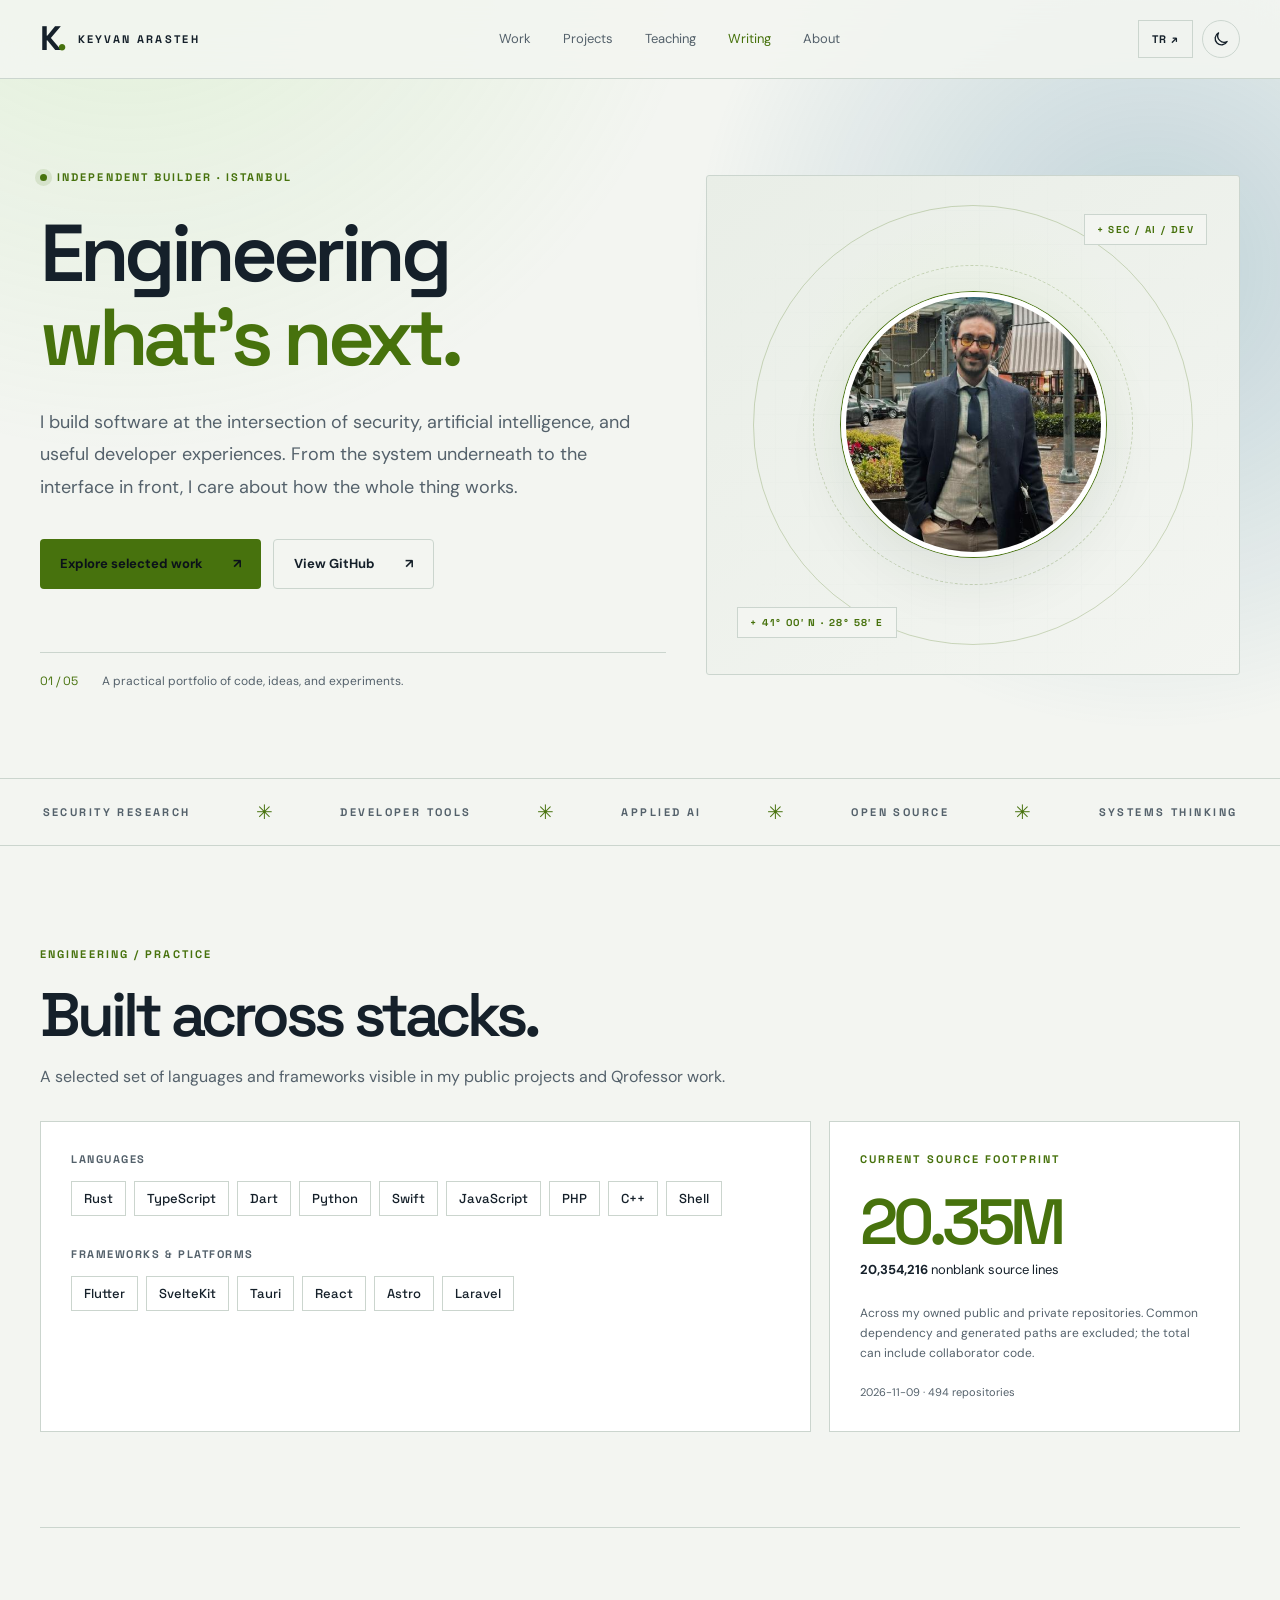
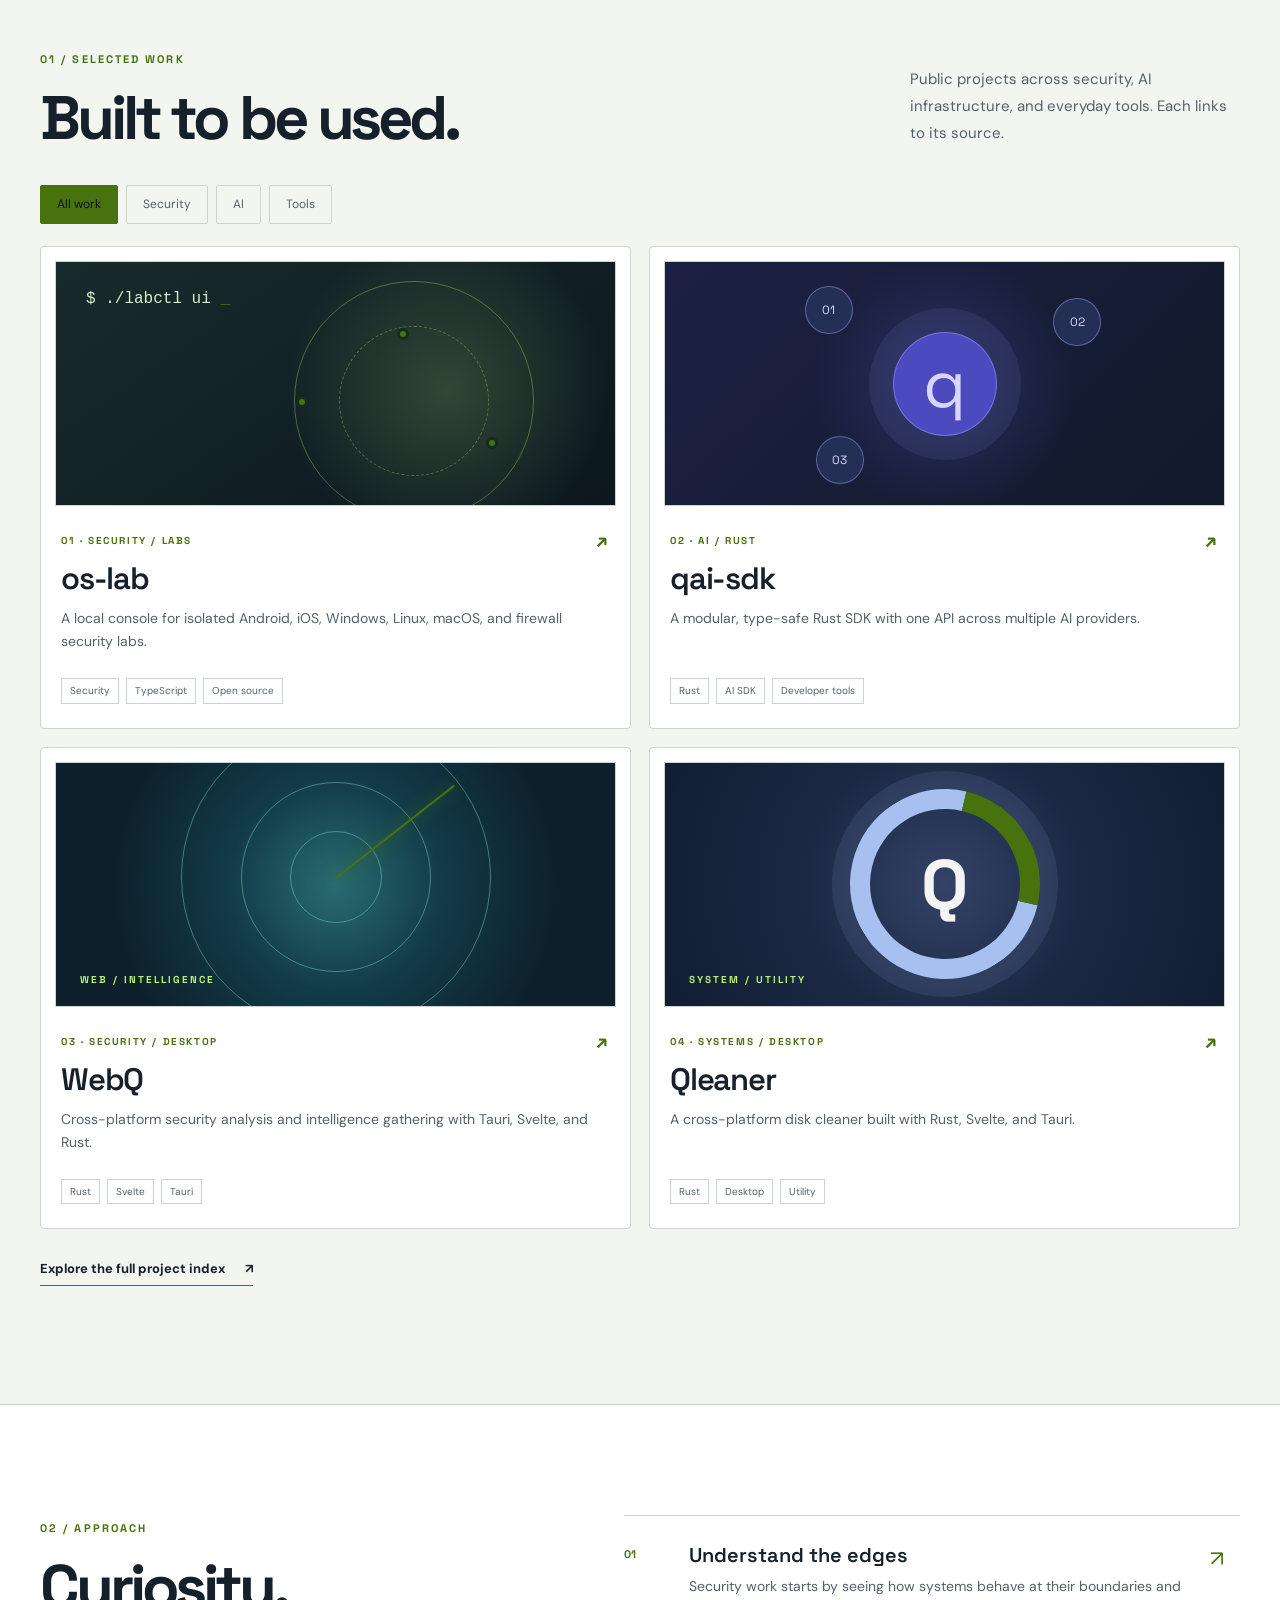
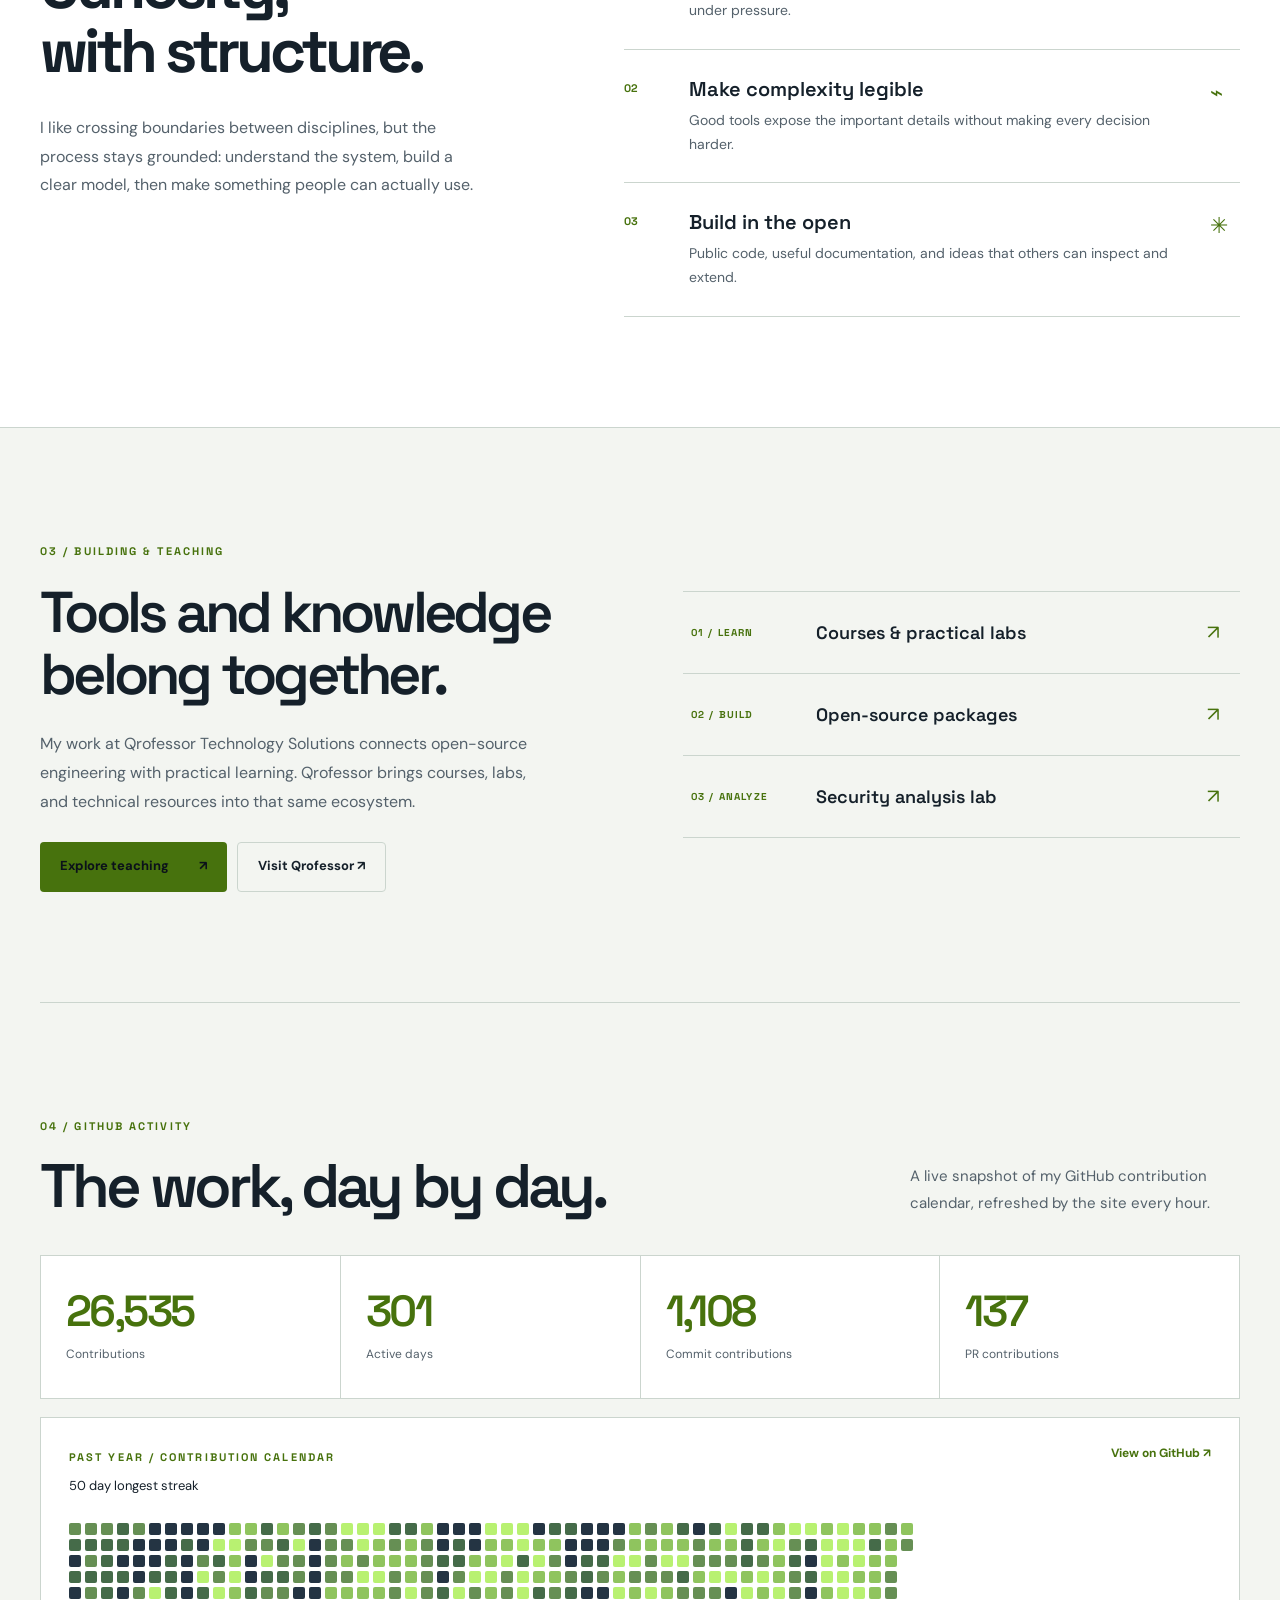
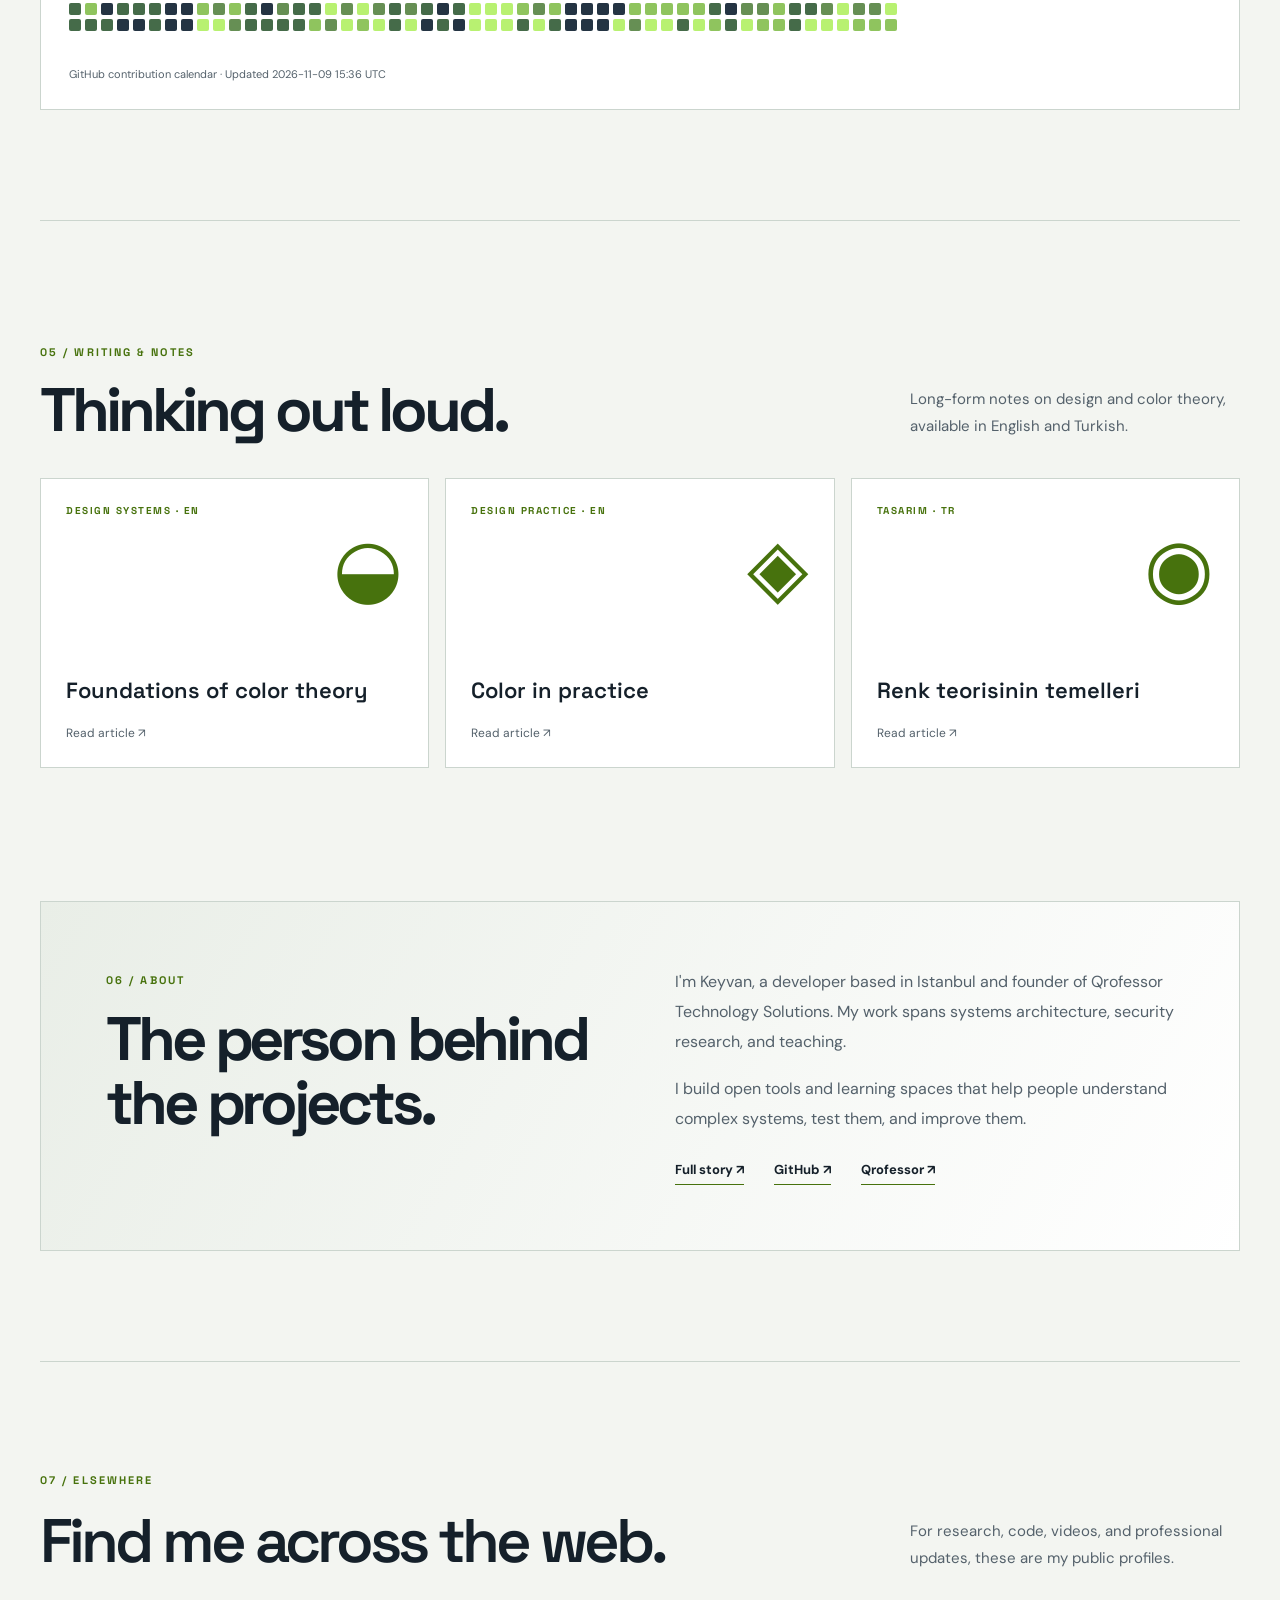
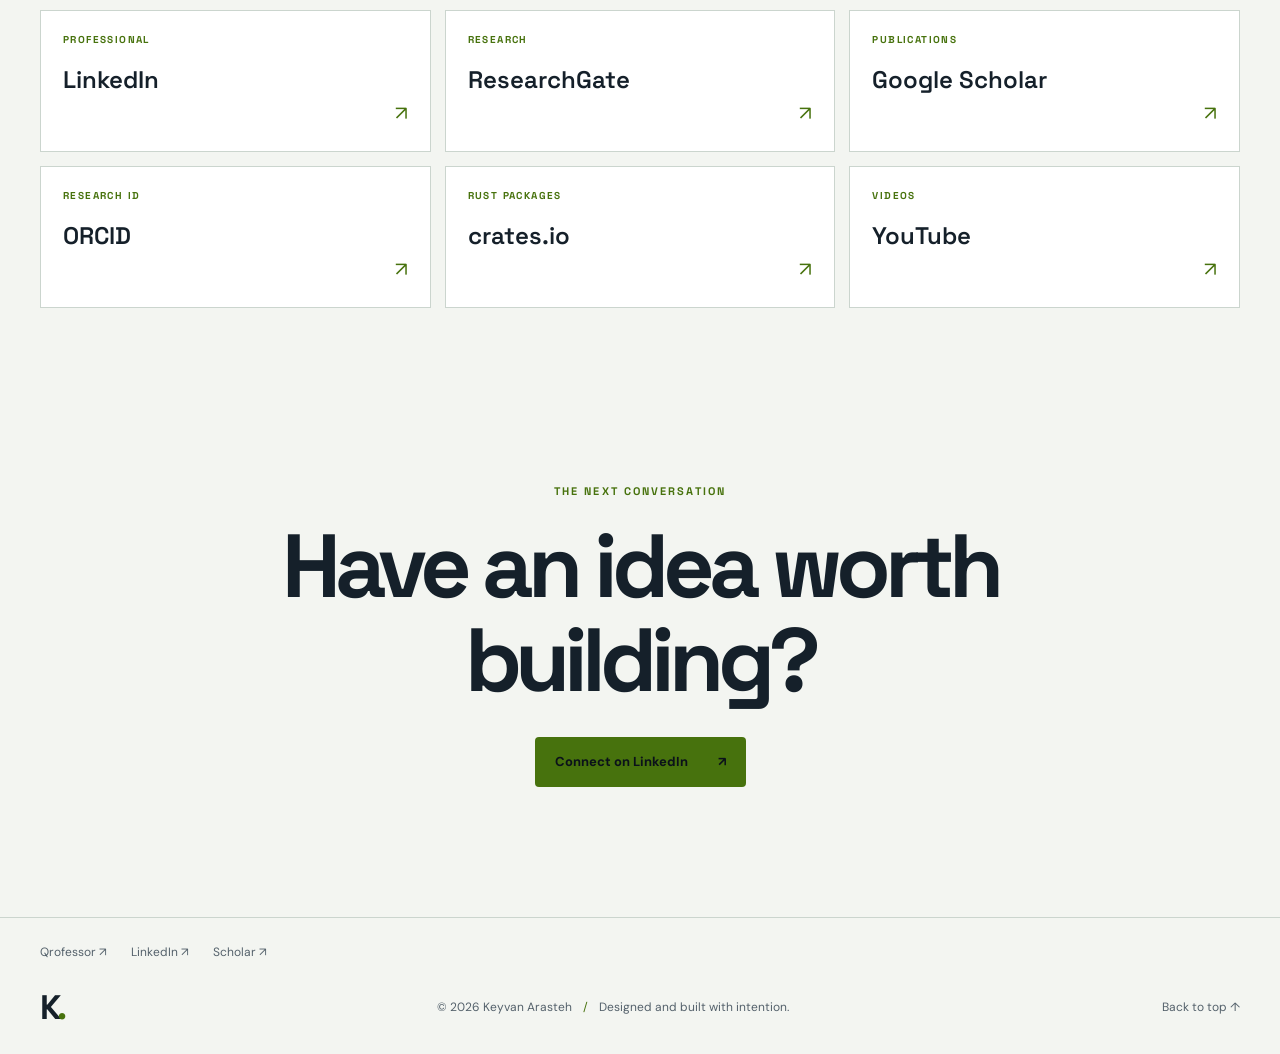
<file: index.html>
<!doctype html>
<html lang="en">
<head>
  <meta charset="utf-8">
  <meta name="viewport" content="width=device-width, initial-scale=1">
  <meta name="theme-color" content="#0b111a">
  <meta name="description" content="Keyvan Arasteh builds thoughtful software across security, AI, and developer tools. Explore selected open-source projects and writing.">
  <meta property="og:type" content="website">
  <meta property="og:title" content="Keyvan Arasteh — Software, security & AI">
  <meta property="og:description" content="Thoughtful systems. Useful tools. Open work.">
  <meta property="og:url" content="https://keyvanarasteh.github.io/">
  <meta property="og:image" content="https://keyvanarasteh.github.io/assets/og.png">
  <meta name="twitter:card" content="summary_large_image">
  <link rel="canonical" href="https://keyvanarasteh.github.io/">
  <link rel="icon" href="/assets/favicon.svg" type="image/svg+xml">
  <link rel="preload" href="/assets/keyvan-avatar.jpg" as="image">
  <script>try{document.documentElement.dataset.theme=localStorage.getItem('keyvan-theme')||(matchMedia('(prefers-color-scheme: light)').matches?'light':'dark')}catch{}</script>
  <script type="application/ld+json">{"@context":"https://schema.org","@type":"Person","name":"Keyvan Arasteh","url":"https://keyvanarasteh.github.io/","sameAs":["https://qrofessor.com/","https://github.com/keyvanarasteh","https://www.linkedin.com/in/keyvanarasteh/","https://www.researchgate.net/profile/Keyvan-Arasteh","https://scholar.google.com/citations?user=sTiM0yQAAAAJ&hl=en","https://orcid.org/0000-0002-2041-6439","https://crates.io/users/keyvanarasteh","https://www.youtube.com/@drvoidgate"],"homeLocation":{"@type":"Place","name":"Istanbul, Turkey"}}</script>
  <link rel="stylesheet" href="/assets/style.css">
  <script defer src="/assets/app.js"></script>
  <title>Keyvan Arasteh — Software, security & AI</title>
</head>
<body>
  <a class="skip" href="#main">Skip to content</a>
  <header class="site-header" id="top"><div class="wrap header-row">
    <a class="brand" href="#top" aria-label="Keyvan Arasteh, back to top"><span class="brand-mark">K<span>.</span></span><span class="brand-name">KEYVAN ARASTEH</span></a>
    <nav class="desktop-nav" aria-label="Main navigation"><a href="#work" data-i18n="navWork">Work</a><a href="/projects/" data-i18n="navProjects">Projects</a><a href="/teaching/" data-i18n="navTeaching">Teaching</a><a href="#writing" data-i18n="navWriting">Writing</a><a href="/about/" data-i18n="navAbout">About</a></nav>
    <div class="header-actions"><button id="language-switch" type="button" class="text-button" aria-label="Switch language">TR ↗</button><button id="theme-switch" type="button" class="icon-button" aria-label="Switch color theme"><svg viewBox="0 0 24 24" aria-hidden="true"><path d="M20.2 15.3A8.5 8.5 0 0 1 8.7 3.8 8.5 8.5 0 1 0 20.2 15.3Z"/></svg></button><button id="menu-switch" type="button" class="icon-button menu-button" aria-label="Open navigation" aria-controls="mobile-nav" aria-expanded="false"><svg viewBox="0 0 24 24" aria-hidden="true"><path d="M4 7h16M4 12h16M4 17h16"/></svg></button></div>
  </div><nav class="mobile-nav" id="mobile-nav" aria-label="Mobile navigation" hidden><a href="#work" data-i18n="navWork">Work</a><a href="/projects/" data-i18n="navProjects">Projects</a><a href="/teaching/" data-i18n="navTeaching">Teaching</a><a href="#writing" data-i18n="navWriting">Writing</a><a href="/about/" data-i18n="navAbout">About</a></nav></header>

  <main id="main">
    <section class="hero wrap" aria-labelledby="hero-title"><div class="hero-copy">
      <p class="eyebrow"><span class="status-dot"></span><span data-i18n="heroEyebrow">INDEPENDENT BUILDER · ISTANBUL</span></p>
      <h1 id="hero-title"><span data-i18n="heroLine1">Engineering</span><br><em data-i18n="heroLine2">what's next.</em></h1>
      <p class="hero-intro" data-i18n="heroIntro">I build software at the intersection of security, artificial intelligence, and useful developer experiences. From the system underneath to the interface in front, I care about how the whole thing works.</p>
      <div class="hero-actions"><a class="button button-primary" href="#work"><span data-i18n="exploreWork">Explore selected work</span><span aria-hidden="true">↗</span></a><a class="button button-quiet" href="https://github.com/keyvanarasteh" target="_blank" rel="noopener noreferrer"><span data-i18n="viewGithub">View GitHub</span> ↗</a></div>
      <div class="hero-foot"><span>01 / 05</span><span data-i18n="heroNote">A practical portfolio of code, ideas, and experiments.</span></div>
    </div><div class="hero-visual"><div class="visual-grid" aria-hidden="true"></div><div class="orbit orbit-one" aria-hidden="true"></div><div class="orbit orbit-two" aria-hidden="true"></div><div class="portrait-frame"><img src="/assets/keyvan-avatar.jpg" alt="Keyvan Arasteh" width="460" height="460"></div><span class="visual-tag tag-top">+ SEC / AI / DEV</span><span class="visual-tag tag-bottom">+ 41° 00′ N · 28° 58′ E</span></div></section>
    <div class="ticker" aria-label="Areas of work"><div class="ticker-inner"><span>SECURITY RESEARCH</span><b>✳</b><span>DEVELOPER TOOLS</span><b>✳</b><span>APPLIED AI</span><b>✳</b><span>OPEN SOURCE</span><b>✳</b><span>SYSTEMS THINKING</span></div></div>

    <section class="stack-section wrap" aria-labelledby="stack-title"><div class="stack-heading"><span class="section-number">ENGINEERING / PRACTICE</span><h2 id="stack-title" data-i18n="stackTitle">Built across stacks.</h2><p data-i18n="stackIntro">A selected set of languages and frameworks visible in my public projects and Qrofessor work.</p></div><div class="stack-content"><div class="stack-list"><h3 data-i18n="stackLanguages">Languages</h3><div class="stack-tags"><span>Rust</span><span>TypeScript</span><span>Dart</span><span>Python</span><span>Swift</span><span>JavaScript</span><span>PHP</span><span>C++</span><span>Shell</span></div><h3 data-i18n="stackFrameworks">Frameworks &amp; platforms</h3><div class="stack-tags"><span>Flutter</span><span>SvelteKit</span><span>Tauri</span><span>React</span><span>Astro</span><span>Laravel</span></div></div><div class="stack-footprint"><span class="section-number" data-i18n="stackFootprintLabel">CURRENT SOURCE FOOTPRINT</span><strong id="source-line-count">20.35M</strong><span><b id="source-line-exact">20,354,216</b> <span data-i18n="stackFootprintUnit">nonblank source lines</span></span><p data-i18n="stackFootprintNote">Across my owned public and private repositories. Common dependency and generated paths are excluded; the total can include collaborator code.</p><small id="source-line-date"><time datetime="2026-11-09">2026-11-09</time> · 494 <span data-i18n="stackRepositories">repositories</span></small></div></div></section>
    <section class="section wrap" id="work" aria-labelledby="work-title"><div class="section-head"><div><span class="section-number">01 / SELECTED WORK</span><h2 id="work-title" data-i18n="workTitle">Built to be used.</h2></div><p data-i18n="workIntro">Public projects across security, AI infrastructure, and everyday tools. Each links to its source.</p></div>
      <div class="filter-row" role="group" aria-label="Filter projects"><button type="button" class="filter active" data-filter="all" aria-pressed="true" data-i18n="filterAll">All work</button><button type="button" class="filter" data-filter="security" aria-pressed="false" data-i18n="filterSecurity">Security</button><button type="button" class="filter" data-filter="ai" aria-pressed="false">AI</button><button type="button" class="filter" data-filter="tools" aria-pressed="false" data-i18n="filterTools">Tools</button></div>
      <div class="project-grid">
        <a class="project-card project-featured" data-category="security tools" href="https://github.com/keyvanarasteh/os-lab" target="_blank" rel="noopener noreferrer"><div class="project-art art-lab" aria-hidden="true"><span class="terminal-prompt">$ ./labctl ui <i>_</i></span><span class="lab-ring ring-one"></span><span class="lab-ring ring-two"></span><span class="lab-node node-one"></span><span class="lab-node node-two"></span><span class="lab-node node-three"></span></div><div class="project-meta"><span>01 · SECURITY / LABS</span><span>↗</span></div><h3>os-lab</h3><p data-i18n="projectOsLab">A local console for isolated Android, iOS, Windows, Linux, macOS, and firewall security labs.</p><div class="project-tags"><span>Security</span><span>TypeScript</span><span>Open source</span></div></a>
        <a class="project-card" data-category="ai tools" href="https://github.com/keyvanarasteh/qai-sdk" target="_blank" rel="noopener noreferrer"><div class="project-art art-ai" aria-hidden="true"><span class="ai-core">q</span><span class="ai-satellite satellite-one">01</span><span class="ai-satellite satellite-two">02</span><span class="ai-satellite satellite-three">03</span></div><div class="project-meta"><span>02 · AI / RUST</span><span>↗</span></div><h3>qai-sdk</h3><p data-i18n="projectQai">A modular, type-safe Rust SDK with one API across multiple AI providers.</p><div class="project-tags"><span>Rust</span><span>AI SDK</span><span>Developer tools</span></div></a>
        <a class="project-card" data-category="security tools" href="https://github.com/keyvanarasteh/WebQ" target="_blank" rel="noopener noreferrer"><div class="project-art art-webq" aria-hidden="true"><span class="scanner scanner-one"></span><span class="scanner scanner-two"></span><span class="scanner scanner-three"></span><span class="scan-line"></span><span class="art-label">WEB / INTELLIGENCE</span></div><div class="project-meta"><span>03 · SECURITY / DESKTOP</span><span>↗</span></div><h3>WebQ</h3><p data-i18n="projectWebq">Cross-platform security analysis and intelligence gathering with Tauri, Svelte, and Rust.</p><div class="project-tags"><span>Rust</span><span>Svelte</span><span>Tauri</span></div></a>
        <a class="project-card" data-category="tools" href="https://github.com/keyvanarasteh/Qleaner" target="_blank" rel="noopener noreferrer"><div class="project-art art-qleaner" aria-hidden="true"><span class="clean-ring"></span><span class="clean-core">Q</span><span class="art-label">SYSTEM / UTILITY</span></div><div class="project-meta"><span>04 · SYSTEMS / DESKTOP</span><span>↗</span></div><h3>Qleaner</h3><p data-i18n="projectQleaner">A cross-platform disk cleaner built with Rust, Svelte, and Tauri.</p><div class="project-tags"><span>Rust</span><span>Desktop</span><span>Utility</span></div></a>
      </div><a class="inline-link" href="/projects/"><span data-i18n="allRepos">Explore the full project index</span> ↗</a>
    </section>

    <section class="approach-section" id="approach" aria-labelledby="approach-title"><div class="wrap approach-layout"><div class="approach-intro"><span class="section-number">02 / APPROACH</span><h2 id="approach-title" data-i18n="approachTitle">Curiosity,<br>with structure.</h2><p data-i18n="approachIntro">I like crossing boundaries between disciplines, but the process stays grounded: understand the system, build a clear model, then make something people can actually use.</p></div><div class="principles"><div class="principle"><span>01</span><div><h3 data-i18n="principle1Title">Understand the edges</h3><p data-i18n="principle1Body">Security work starts by seeing how systems behave at their boundaries and under pressure.</p></div><b aria-hidden="true">↗</b></div><div class="principle"><span>02</span><div><h3 data-i18n="principle2Title">Make complexity legible</h3><p data-i18n="principle2Body">Good tools expose the important details without making every decision harder.</p></div><b aria-hidden="true">⌁</b></div><div class="principle"><span>03</span><div><h3 data-i18n="principle3Title">Build in the open</h3><p data-i18n="principle3Body">Public code, useful documentation, and ideas that others can inspect and extend.</p></div><b aria-hidden="true">✳</b></div></div></div></section>

    <section class="ecosystem-section wrap" aria-labelledby="ecosystem-title"><div><span class="section-number">03 / BUILDING & TEACHING</span><h2 id="ecosystem-title" data-i18n="ecosystemTitle">Tools and knowledge<br>belong together.</h2><p data-i18n="ecosystemIntro">My work at Qrofessor Technology Solutions connects open-source engineering with practical learning. Qrofessor brings courses, labs, and technical resources into that same ecosystem.</p><div class="ecosystem-actions"><a class="button button-primary" href="/teaching/"><span data-i18n="teachingPage">Explore teaching</span> ↗</a><a class="button button-quiet" href="https://qrofessor.com/" target="_blank" rel="noopener noreferrer">Visit Qrofessor ↗</a></div></div><div class="ecosystem-list"><a href="https://qrofessor.com/foundry" target="_blank" rel="noopener noreferrer"><span>01 / LEARN</span><strong data-i18n="ecosystemCourse">Courses & practical labs</strong><b>↗</b></a><a href="https://qrofessor.com/packages" target="_blank" rel="noopener noreferrer"><span>02 / BUILD</span><strong data-i18n="ecosystemTools">Open-source packages</strong><b>↗</b></a><a href="https://qrofessor.com/foundry/analysis-lab" target="_blank" rel="noopener noreferrer"><span>03 / ANALYZE</span><strong data-i18n="ecosystemResearch">Security analysis lab</strong><b>↗</b></a></div></section>

    <section class="activity-section wrap" id="activity" aria-labelledby="activity-title"><div class="section-head"><div><span class="section-number">04 / GITHUB ACTIVITY</span><h2 id="activity-title" data-i18n="activityTitle">The work, day by day.</h2></div><p data-i18n="activityIntro">A live snapshot of my GitHub contribution calendar, refreshed by the site every hour.</p></div><div class="activity-stats" aria-label="Past-year GitHub contribution statistics"><div><strong id="activity-contributions">—</strong><span data-i18n="activityContributions">Contributions</span></div><div><strong id="activity-days">—</strong><span data-i18n="activityDays">Active days</span></div><div><strong id="activity-commits">—</strong><span data-i18n="activityCommits">Commit contributions</span></div><div><strong id="activity-prs">—</strong><span data-i18n="activityPrs">PR contributions</span></div></div><div class="activity-chart"><div class="activity-chart-head"><div><span class="section-number" data-i18n="activityCalendar">PAST YEAR / CONTRIBUTION CALENDAR</span><p id="activity-streak">—</p></div><a href="https://github.com/keyvanarasteh?tab=overview" target="_blank" rel="noopener noreferrer" data-i18n="activityView">View on GitHub ↗</a></div><div class="activity-scroll"><div class="activity-heatmap" id="activity-heatmap" role="img" aria-label="Daily GitHub contributions over the past year"></div></div><p class="activity-note" id="activity-status" role="status">Loading GitHub activity…</p></div></section>
    <section class="section wrap" id="writing" aria-labelledby="writing-title"><div class="section-head"><div><span class="section-number">05 / WRITING & NOTES</span><h2 id="writing-title" data-i18n="writingTitle">Thinking out loud.</h2></div><p data-i18n="writingIntro">Long-form notes on design and color theory, available in English and Turkish.</p></div><div class="writing-grid"><a class="writing-card" data-article="foundation" href="https://github.com/keyvanarasteh/keyvanarasteh.github.io/blob/main/knowledge/design/color/foundation-of-color-theory.en.md" target="_blank" rel="noopener noreferrer"><span>DESIGN SYSTEMS · EN</span><strong aria-hidden="true">◒</strong><h3 data-i18n="article1Title">Foundations of color theory</h3><small data-i18n="readArticle">Read article ↗</small></a><a class="writing-card" data-article="practice" href="https://github.com/keyvanarasteh/keyvanarasteh.github.io/blob/main/knowledge/design/color/color-in-practice.en.md" target="_blank" rel="noopener noreferrer"><span>DESIGN PRACTICE · EN</span><strong aria-hidden="true">◈</strong><h3 data-i18n="article2Title">Color in practice</h3><small data-i18n="readArticle">Read article ↗</small></a><a class="writing-card" href="https://github.com/keyvanarasteh/keyvanarasteh.github.io/blob/main/knowledge/design/color/renk-teorisi-temelleri.tr.md" target="_blank" rel="noopener noreferrer"><span>TASARIM · TR</span><strong aria-hidden="true">◉</strong><h3>Renk teorisinin temelleri</h3><small data-i18n="readArticle">Read article ↗</small></a></div></section>

    <section class="about-section wrap" id="about" aria-labelledby="about-title"><div class="about-card"><div><span class="section-number">06 / ABOUT</span><h2 id="about-title" data-i18n="aboutTitle">The person behind<br>the projects.</h2></div><div class="about-body"><p data-i18n="aboutBody1">I'm Keyvan, a developer based in Istanbul and founder of Qrofessor Technology Solutions. My work spans systems architecture, security research, and teaching.</p><p data-i18n="aboutBody2">I build open tools and learning spaces that help people understand complex systems, test them, and improve them.</p><div class="about-links"><a href="/about/" data-i18n="fullStory">Full story ↗</a><a href="https://github.com/keyvanarasteh" target="_blank" rel="noopener noreferrer">GitHub ↗</a><a href="https://qrofessor.com/" target="_blank" rel="noopener noreferrer">Qrofessor ↗</a></div></div></div></section>
    <section class="connect-section wrap" aria-labelledby="connect-title"><div class="section-head"><div><span class="section-number">07 / ELSEWHERE</span><h2 id="connect-title" data-i18n="connectTitle">Find me across the web.</h2></div><p data-i18n="connectIntro">For research, code, videos, and professional updates, these are my public profiles.</p></div><div class="social-grid"><a href="https://www.linkedin.com/in/keyvanarasteh/" target="_blank" rel="noopener noreferrer"><span>PROFESSIONAL</span><strong>LinkedIn</strong><b>↗</b></a><a href="https://www.researchgate.net/profile/Keyvan-Arasteh" target="_blank" rel="noopener noreferrer"><span>RESEARCH</span><strong>ResearchGate</strong><b>↗</b></a><a href="https://scholar.google.com/citations?user=sTiM0yQAAAAJ&amp;hl=en" target="_blank" rel="noopener noreferrer"><span>PUBLICATIONS</span><strong>Google Scholar</strong><b>↗</b></a><a href="https://orcid.org/0000-0002-2041-6439" target="_blank" rel="noopener noreferrer"><span>RESEARCH ID</span><strong>ORCID</strong><b>↗</b></a><a href="https://crates.io/users/keyvanarasteh" target="_blank" rel="noopener noreferrer"><span>RUST PACKAGES</span><strong>crates.io</strong><b>↗</b></a><a href="https://www.youtube.com/@drvoidgate" target="_blank" rel="noopener noreferrer"><span>VIDEOS</span><strong>YouTube</strong><b>↗</b></a></div></section>
    <section class="closing wrap" aria-labelledby="closing-title"><span class="section-number">THE NEXT CONVERSATION</span><h2 id="closing-title" data-i18n="closingTitle">Have an idea worth<br>building?</h2><a class="button button-primary" href="https://www.linkedin.com/in/keyvanarasteh/" target="_blank" rel="noopener noreferrer"><span data-i18n="connectLinkedin">Connect on LinkedIn</span> ↗</a></section>
  </main>
  <footer class="site-footer"><nav class="wrap footer-social" aria-label="Profile links"><a href="https://qrofessor.com/">Qrofessor ↗</a><a href="https://www.linkedin.com/in/keyvanarasteh/">LinkedIn ↗</a><a href="https://scholar.google.com/citations?user=sTiM0yQAAAAJ&amp;hl=en">Scholar ↗</a></nav><div class="wrap footer-inner"><a class="brand-mark" href="#top" aria-label="Back to top">K<span>.</span></a><p>© <span id="year">2026</span> Keyvan Arasteh <span class="footer-separator">/</span> <span data-i18n="footerNote">Designed and built with intention.</span></p><a href="#top" data-i18n="backTop">Back to top ↑</a></div></footer>
</body>
</html>
</file>
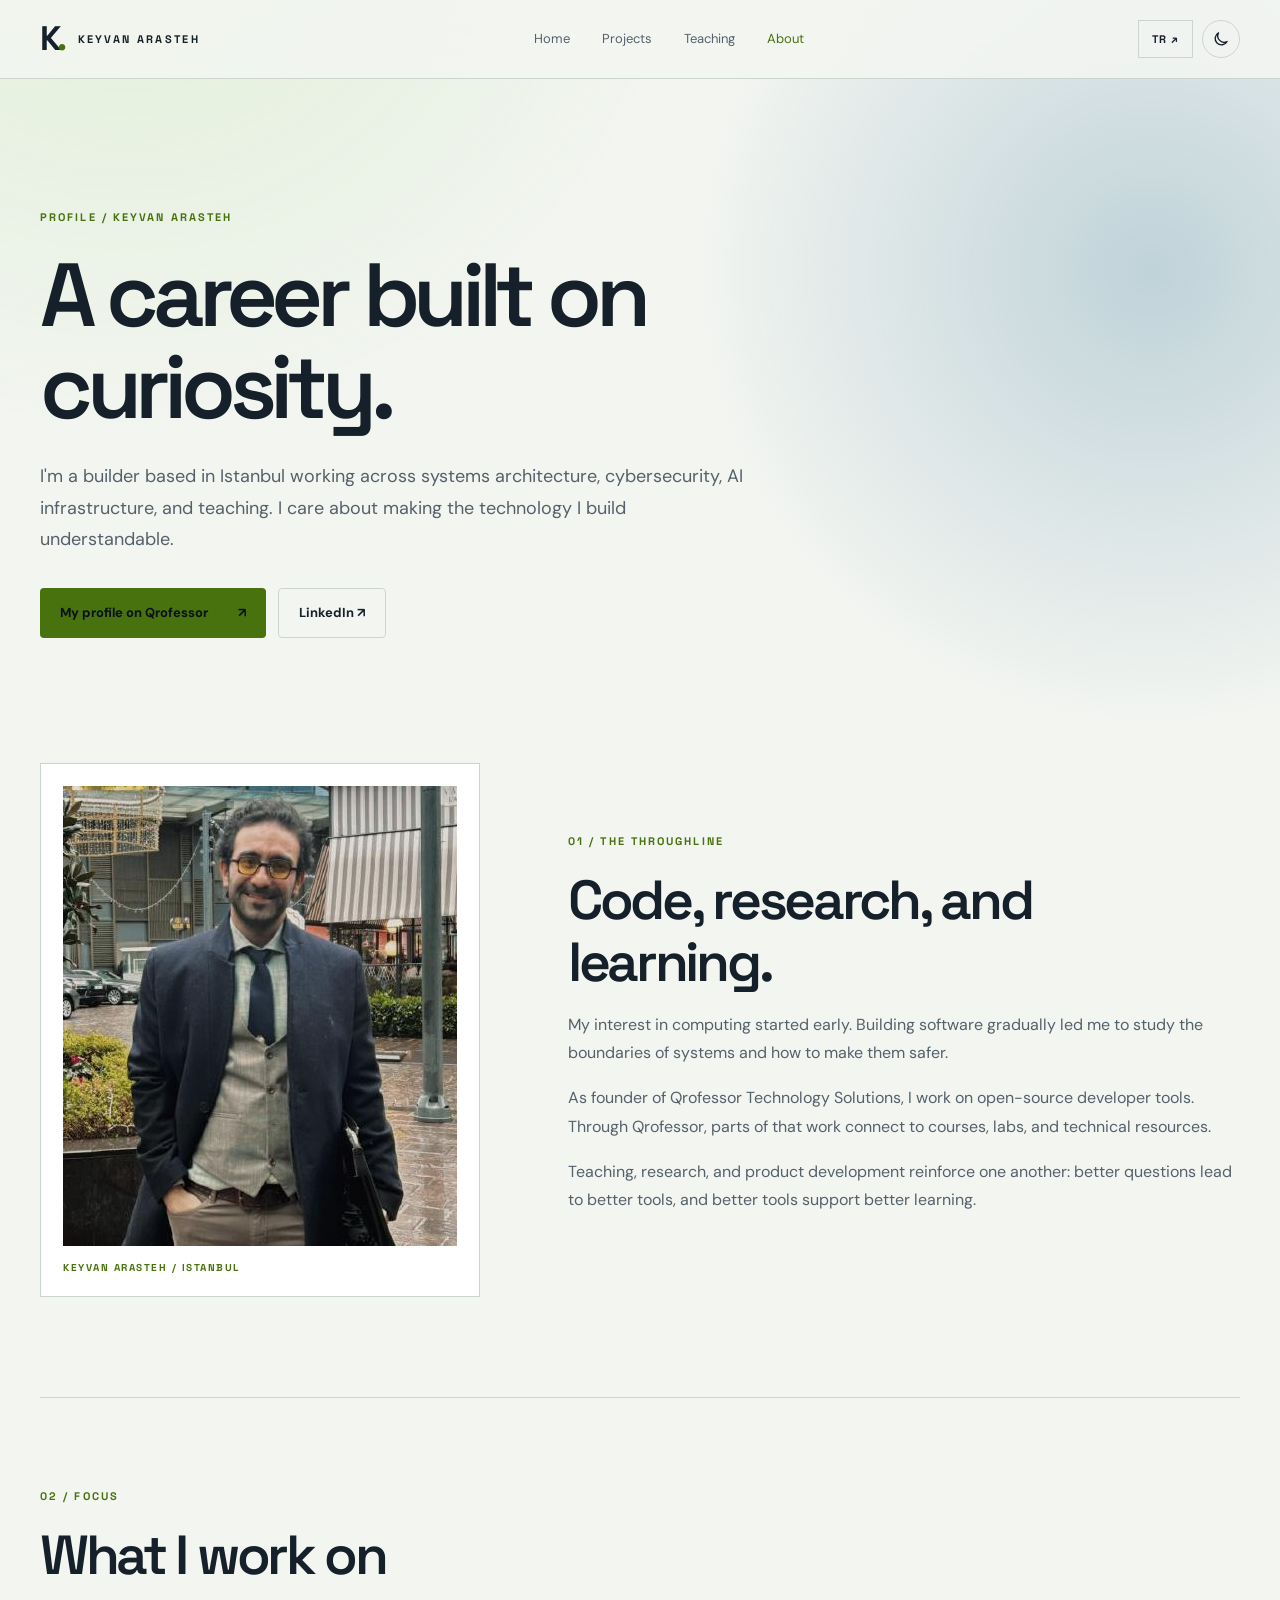
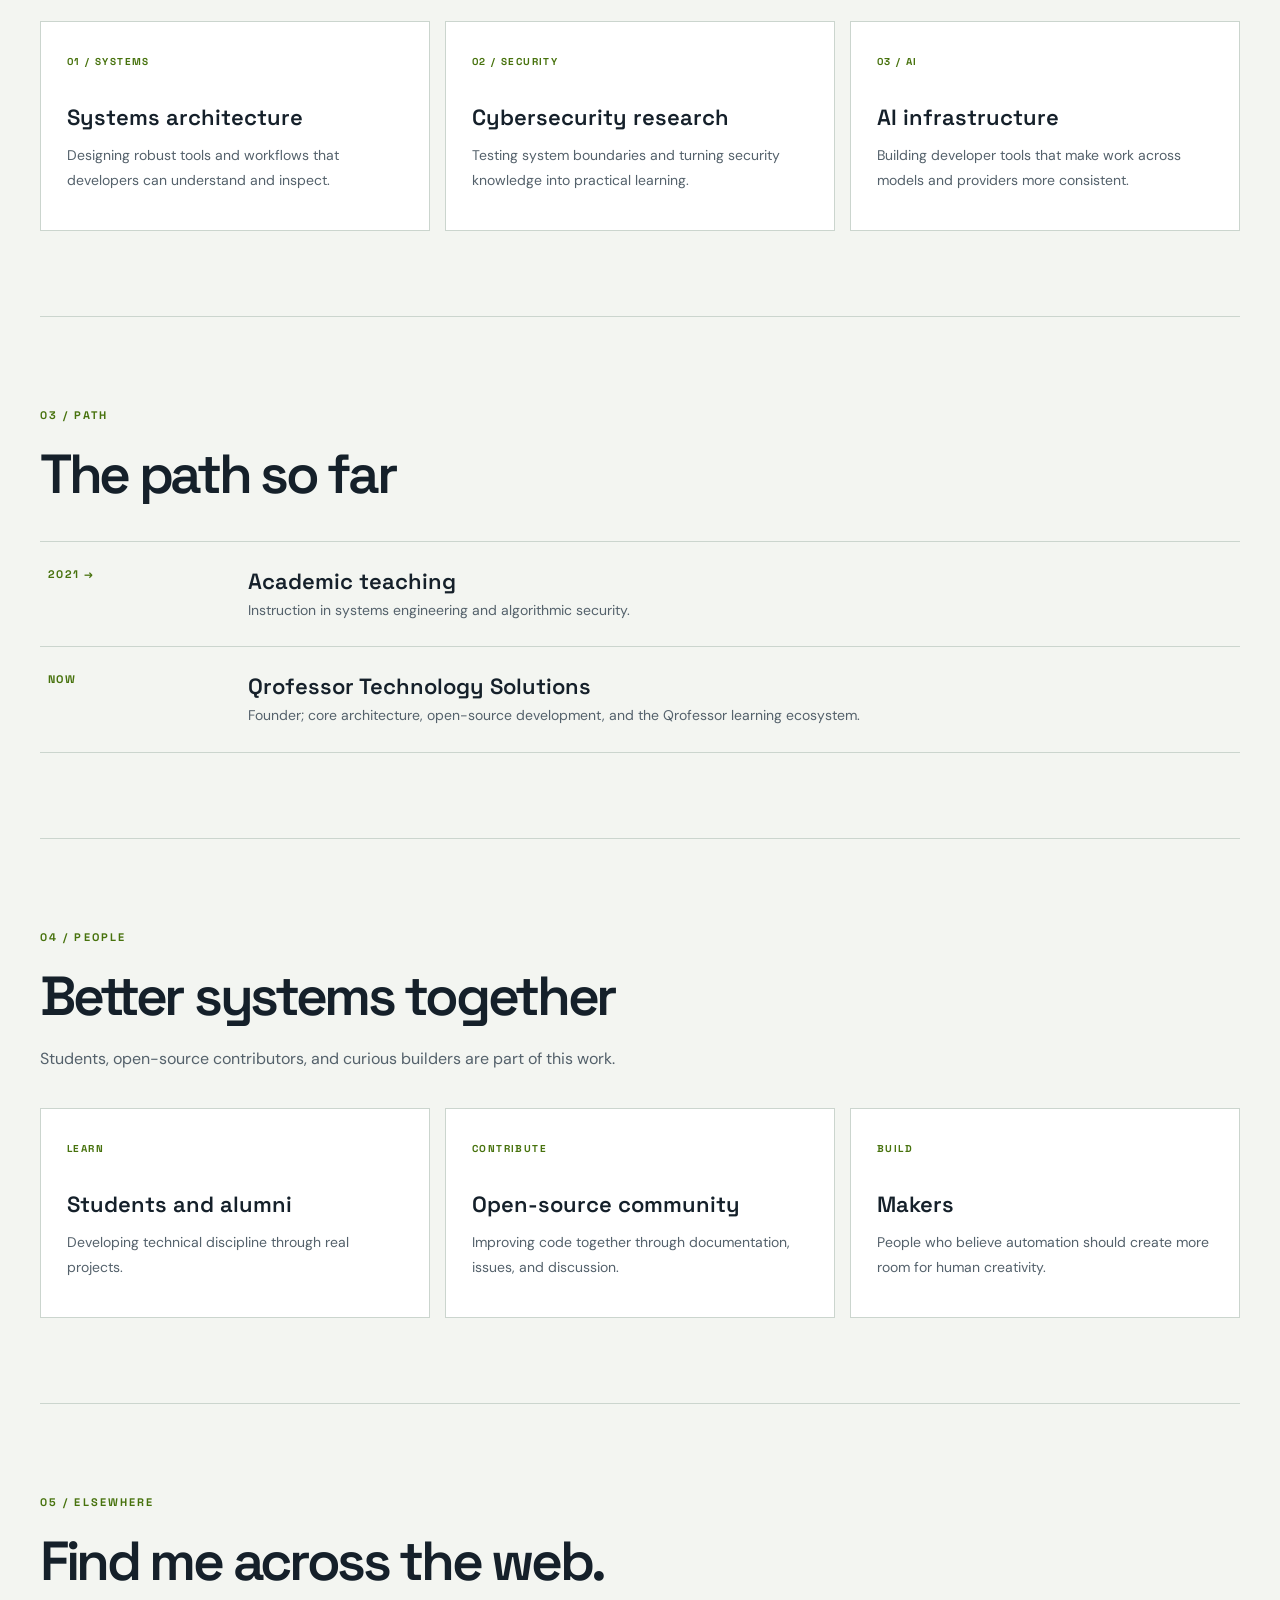
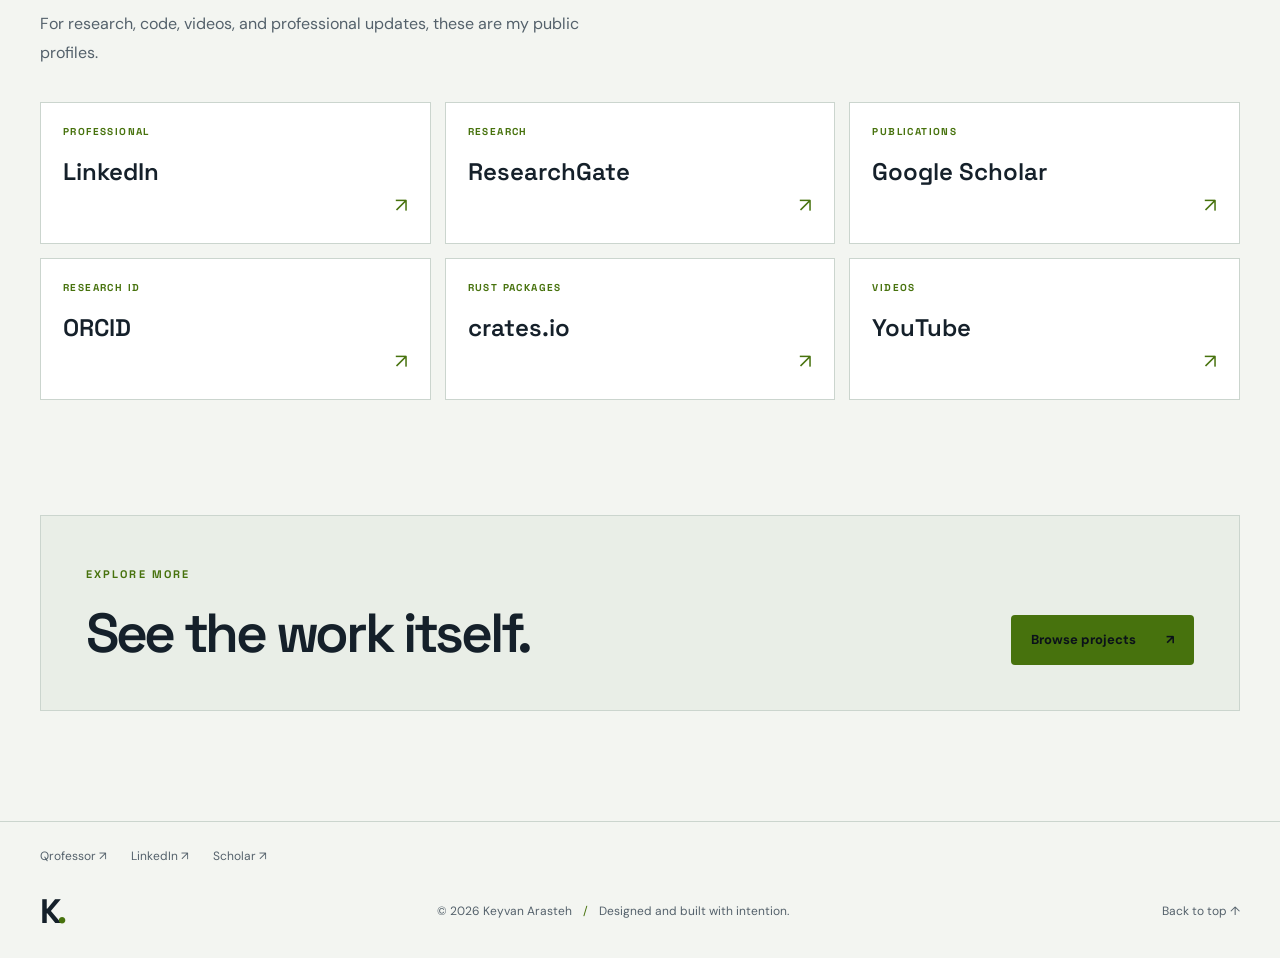
<file: about/index.html>
<!doctype html>
<html lang="en">
<head>
  <meta charset="utf-8"><meta name="viewport" content="width=device-width, initial-scale=1">
  <meta name="description" content="About Keyvan Arasteh: founder, systems architect, security researcher, instructor, and open-source builder in Istanbul.">
  <meta property="og:type" content="profile"><meta property="og:title" content="About Keyvan Arasteh"><meta property="og:image" content="https://keyvanarasteh.github.io/assets/og.png">
  <link rel="canonical" href="https://keyvanarasteh.github.io/about/"><link rel="icon" href="/assets/favicon.svg" type="image/svg+xml">
  <script>try{document.documentElement.dataset.theme=localStorage.getItem('keyvan-theme')||(matchMedia('(prefers-color-scheme: light)').matches?'light':'dark')}catch{}</script>
  <link rel="stylesheet" href="/assets/style.css"><script defer src="/assets/app.js"></script>
  <title>About — Keyvan Arasteh</title>
</head>
<body data-title-tr="Hakkımda — Keyvan Arasteh">
  <a class="skip" href="#main">Skip to content</a>
  <header class="site-header" id="top"><div class="wrap header-row"><a class="brand" href="/" aria-label="Keyvan Arasteh, home"><span class="brand-mark">K<span>.</span></span><span class="brand-name">KEYVAN ARASTEH</span></a><nav class="desktop-nav" aria-label="Main navigation"><a href="/" data-i18n="navHome">Home</a><a href="/projects/" data-i18n="navProjects">Projects</a><a href="/teaching/" data-i18n="navTeaching">Teaching</a><a href="/about/" class="is-active" data-i18n="navAbout">About</a></nav><div class="header-actions"><button id="language-switch" type="button" class="text-button" aria-label="Switch language">TR ↗</button><button id="theme-switch" type="button" class="icon-button" aria-label="Switch color theme"><svg viewBox="0 0 24 24" aria-hidden="true"><path d="M20.2 15.3A8.5 8.5 0 0 1 8.7 3.8 8.5 8.5 0 1 0 20.2 15.3Z"/></svg></button><button id="menu-switch" type="button" class="icon-button menu-button" aria-label="Open navigation" aria-controls="mobile-nav" aria-expanded="false"><svg viewBox="0 0 24 24" aria-hidden="true"><path d="M4 7h16M4 12h16M4 17h16"/></svg></button></div></div><nav class="mobile-nav" id="mobile-nav" aria-label="Mobile navigation" hidden><a href="/" data-i18n="navHome">Home</a><a href="/projects/" data-i18n="navProjects">Projects</a><a href="/teaching/" data-i18n="navTeaching">Teaching</a><a href="/about/" data-i18n="navAbout">About</a></nav></header>
  <main id="main" class="inner-main wrap">
    <section class="inner-hero"><span class="section-number">PROFILE / KEYVAN ARASTEH</span><h1 data-i18n="aboutPageTitle" data-tr="Merakla başlayan bir kariyer.">A career built on curiosity.</h1><p data-i18n="aboutPageIntro" data-tr="İstanbul'da sistem mimarisi, siber güvenlik, yapay zekâ altyapısı ve eğitim alanlarında çalışıyorum. Ürettiğim araçlarda açıklığı ve anlaşılabilirliği önemsiyorum.">I'm a builder based in Istanbul working across systems architecture, cybersecurity, AI infrastructure, and teaching. I care about making the technology I build understandable.</p><div class="inner-hero-actions"><a class="button button-primary" href="https://qrofessor.com/about" target="_blank" rel="noopener noreferrer"><span data-i18n="qrofessorAbout" data-tr="Qrofessor'daki profilim">My profile on Qrofessor</span> ↗</a><a class="button button-quiet" href="https://www.linkedin.com/in/keyvanarasteh/" target="_blank" rel="noopener noreferrer">LinkedIn ↗</a></div></section>
    <section class="inner-split"><div class="inner-portrait"><img src="/assets/keyvan-avatar.jpg" alt="Keyvan Arasteh" width="460" height="460"><span>KEYVAN ARASTEH / ISTANBUL</span></div><div class="inner-copy"><span class="section-number">01 / THE THROUGHLINE</span><h2 data-i18n="aboutThroughTitle" data-tr="Kod, araştırma ve öğrenme.">Code, research, and learning.</h2><p data-i18n="aboutThrough1" data-tr="Bilgisayarlara ilgim çocukken başladı. Yazılım geliştirmek, zamanla sistemlerin sınırlarını ve güvenliğini araştırmaya dönüştü.">My interest in computing started early. Building software gradually led me to study the boundaries of systems and how to make them safer.</p><p data-i18n="aboutThrough2" data-tr="Qrofessor Technology Solutions'ın kurucusu olarak açık kaynak geliştirici araçları üzerinde çalışıyorum. Qrofessor'da bu çalışmaların bir kısmı dersler, laboratuvarlar ve teknik kaynaklarla buluşuyor.">As founder of Qrofessor Technology Solutions, I work on open-source developer tools. Through Qrofessor, parts of that work connect to courses, labs, and technical resources.</p><p data-i18n="aboutThrough3" data-tr="Eğitim, araştırma ve ürün geliştirme birbirini besliyor: iyi sorular daha iyi araçlara; iyi araçlar daha iyi öğrenmeye yol açıyor.">Teaching, research, and product development reinforce one another: better questions lead to better tools, and better tools support better learning.</p></div></section>
    <section class="inner-section"><div class="inner-section-head"><span class="section-number">02 / FOCUS</span><h2 data-i18n="focusTitle" data-tr="Üzerinde çalıştığım alanlar">What I work on</h2></div><div class="info-grid"><article class="info-card"><span>01 / SYSTEMS</span><h3 data-i18n="focusSystems" data-tr="Sistem mimarisi">Systems architecture</h3><p data-i18n="focusSystemsBody" data-tr="Geliştiricilerin anlayıp denetleyebileceği sağlam araçlar ve iş akışları tasarlamak.">Designing robust tools and workflows that developers can understand and inspect.</p></article><article class="info-card"><span>02 / SECURITY</span><h3 data-i18n="focusSecurity" data-tr="Siber güvenlik araştırması">Cybersecurity research</h3><p data-i18n="focusSecurityBody" data-tr="Sistemlerin sınırlarını test etmek ve güvenlik bilgisini uygulamalı öğrenmeye dönüştürmek.">Testing system boundaries and turning security knowledge into practical learning.</p></article><article class="info-card"><span>03 / AI</span><h3 data-i18n="focusAi" data-tr="Yapay zekâ altyapısı">AI infrastructure</h3><p data-i18n="focusAiBody" data-tr="Farklı modeller ve sağlayıcılarla çalışmayı daha tutarlı kılan geliştirici araçları oluşturmak.">Building developer tools that make work across models and providers more consistent.</p></article></div></section>
    <section class="inner-section"><div class="inner-section-head"><span class="section-number">03 / PATH</span><h2 data-i18n="pathTitle" data-tr="Yolculuk">The path so far</h2></div><div class="timeline"><div><span>2021 →</span><div><h3 data-i18n="pathAcademia" data-tr="Akademik eğitim">Academic teaching</h3><p data-i18n="pathAcademiaBody" data-tr="Sistem mühendisliği ve algoritmik güvenlik alanlarında eğitim çalışmaları.">Instruction in systems engineering and algorithmic security.</p></div></div><div><span data-i18n="now" data-tr="BUGÜN">NOW</span><div><h3>Qrofessor Technology Solutions</h3><p data-i18n="pathQlineBody" data-tr="Kurucu; çekirdek mimari, açık kaynak geliştirme ve Qrofessor öğrenme ekosistemi.">Founder; core architecture, open-source development, and the Qrofessor learning ecosystem.</p></div></div></div></section>
    <section class="inner-section"><div class="inner-section-head"><span class="section-number">04 / PEOPLE</span><h2 data-i18n="peopleTitle" data-tr="Birlikte daha iyi sistemler">Better systems together</h2><p data-i18n="peopleIntro" data-tr="Öğrenciler, açık kaynak katkıcıları ve meraklı geliştiriciler bu çalışmanın önemli bir parçası.">Students, open-source contributors, and curious builders are part of this work.</p></div><div class="info-grid"><article class="info-card"><span>LEARN</span><h3 data-i18n="peopleStudents" data-tr="Öğrenciler ve mezunlar">Students and alumni</h3><p data-i18n="peopleStudentsBody" data-tr="Gerçek projeler üzerinden teknik disiplin geliştirmek.">Developing technical discipline through real projects.</p></article><article class="info-card"><span>CONTRIBUTE</span><h3 data-i18n="peopleOpen" data-tr="Açık kaynak topluluğu">Open-source community</h3><p data-i18n="peopleOpenBody" data-tr="Kod, belgeler, sorunlar ve tartışmalar yoluyla birlikte iyileştirmek.">Improving code together through documentation, issues, and discussion.</p></article><article class="info-card"><span>BUILD</span><h3 data-i18n="peopleMakers" data-tr="Üretenler">Makers</h3><p data-i18n="peopleMakersBody" data-tr="Otomasyonun insanlara daha çok yaratma alanı açması gerektiğine inananlar.">People who believe automation should create more room for human creativity.</p></article></div></section>
    <section class="inner-section" aria-labelledby="about-connect-title"><div class="inner-section-head"><span class="section-number">05 / ELSEWHERE</span><h2 id="about-connect-title" data-i18n="connectTitle" data-tr="İnternetteki profillerim">Find me across the web.</h2><p data-i18n="connectIntro" data-tr="Araştırmalar, kod, videolar ve mesleki gelişmeler için açık profillerim.">For research, code, videos, and professional updates, these are my public profiles.</p></div><div class="social-grid"><a href="https://www.linkedin.com/in/keyvanarasteh/" target="_blank" rel="noopener noreferrer"><span>PROFESSIONAL</span><strong>LinkedIn</strong><b>↗</b></a><a href="https://www.researchgate.net/profile/Keyvan-Arasteh" target="_blank" rel="noopener noreferrer"><span>RESEARCH</span><strong>ResearchGate</strong><b>↗</b></a><a href="https://scholar.google.com/citations?user=sTiM0yQAAAAJ&amp;hl=en" target="_blank" rel="noopener noreferrer"><span>PUBLICATIONS</span><strong>Google Scholar</strong><b>↗</b></a><a href="https://orcid.org/0000-0002-2041-6439" target="_blank" rel="noopener noreferrer"><span>RESEARCH ID</span><strong>ORCID</strong><b>↗</b></a><a href="https://crates.io/users/keyvanarasteh" target="_blank" rel="noopener noreferrer"><span>RUST PACKAGES</span><strong>crates.io</strong><b>↗</b></a><a href="https://www.youtube.com/@drvoidgate" target="_blank" rel="noopener noreferrer"><span>VIDEOS</span><strong>YouTube</strong><b>↗</b></a></div></section>
    <aside class="inner-cta"><div><span class="section-number">EXPLORE MORE</span><h2 data-i18n="aboutCta" data-tr="İşlerin kendisini görün.">See the work itself.</h2></div><a class="button button-primary" href="/projects/"><span data-i18n="viewProjects" data-tr="Projelere göz at">Browse projects</span> ↗</a></aside>
  </main>
  <footer class="site-footer"><nav class="wrap footer-social" aria-label="Profile links"><a href="https://qrofessor.com/">Qrofessor ↗</a><a href="https://www.linkedin.com/in/keyvanarasteh/">LinkedIn ↗</a><a href="https://scholar.google.com/citations?user=sTiM0yQAAAAJ&amp;hl=en">Scholar ↗</a></nav><div class="wrap footer-inner"><a class="brand-mark" href="/" aria-label="Home">K<span>.</span></a><p>© <span id="year">2026</span> Keyvan Arasteh <span class="footer-separator">/</span> <span data-i18n="footerNote">Designed and built with intention.</span></p><a href="#top" data-i18n="backTop">Back to top ↑</a></div></footer>
</body>
</html>
</file>
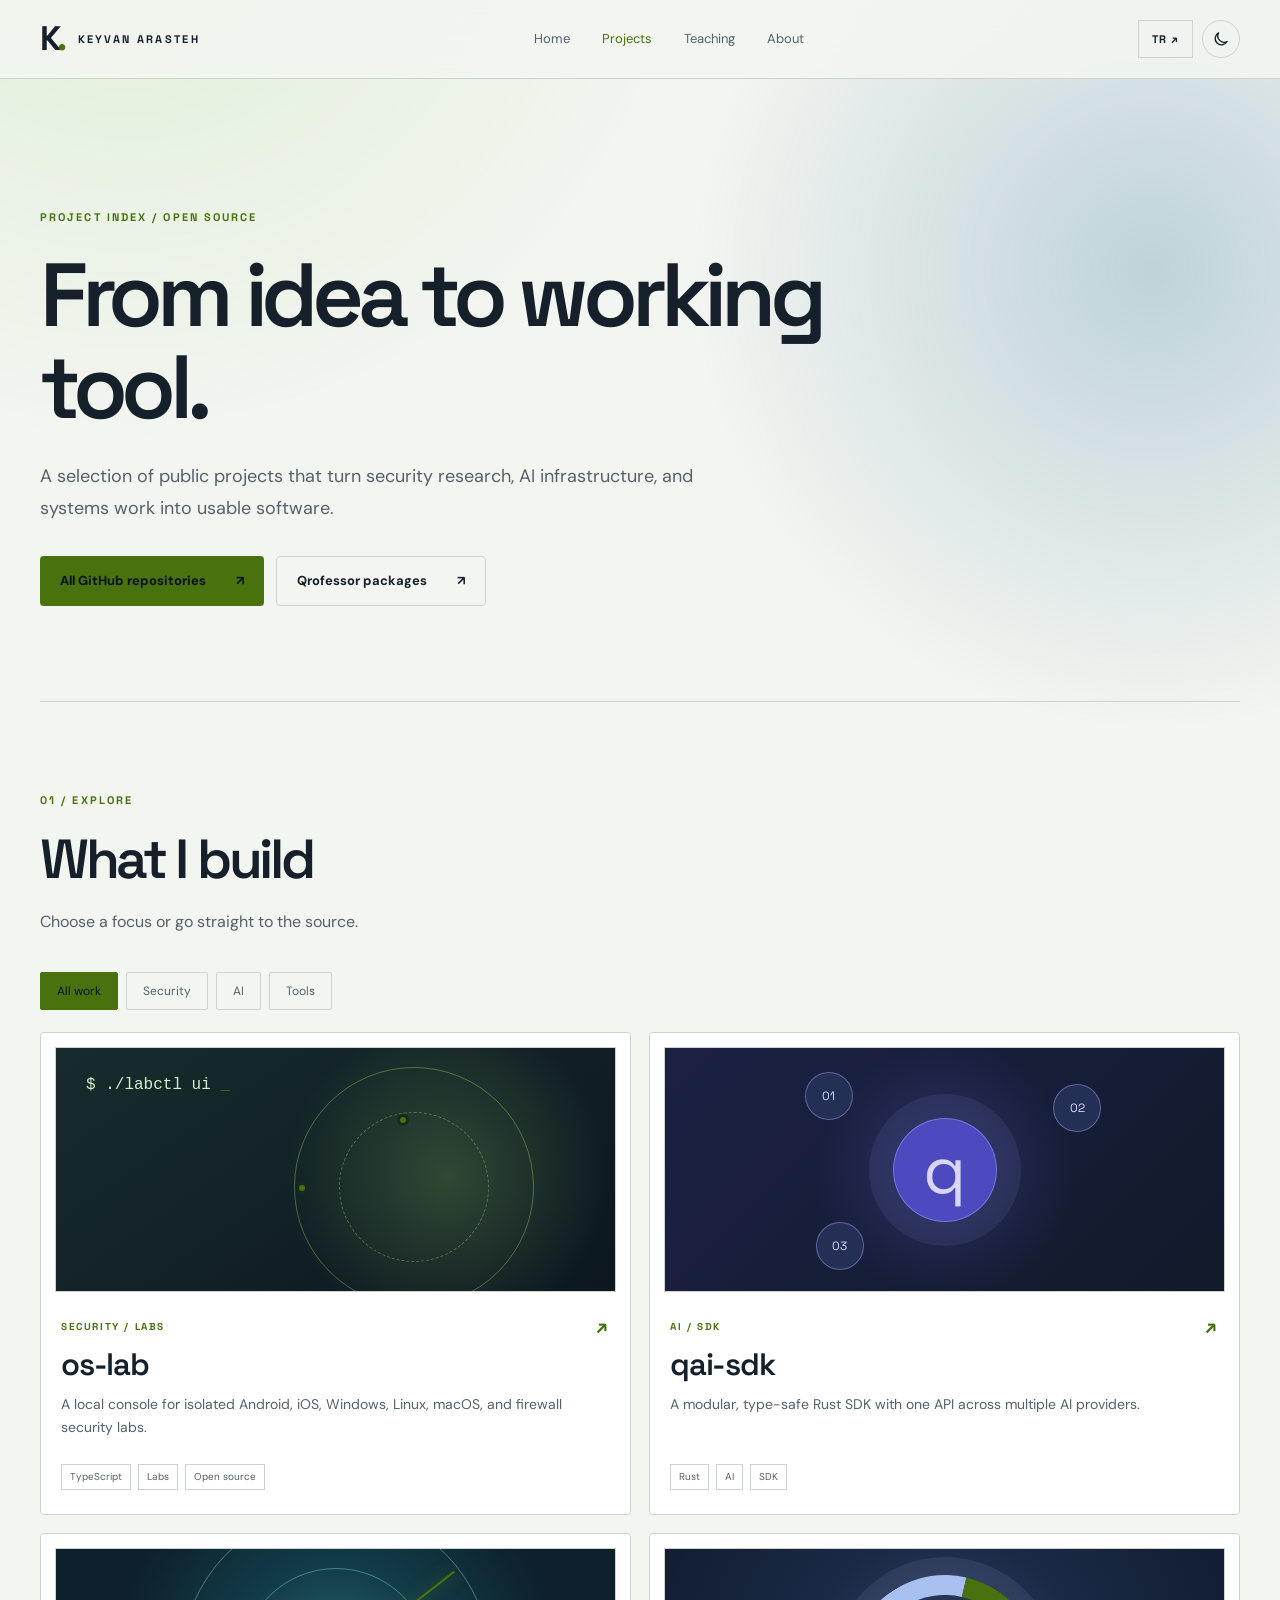
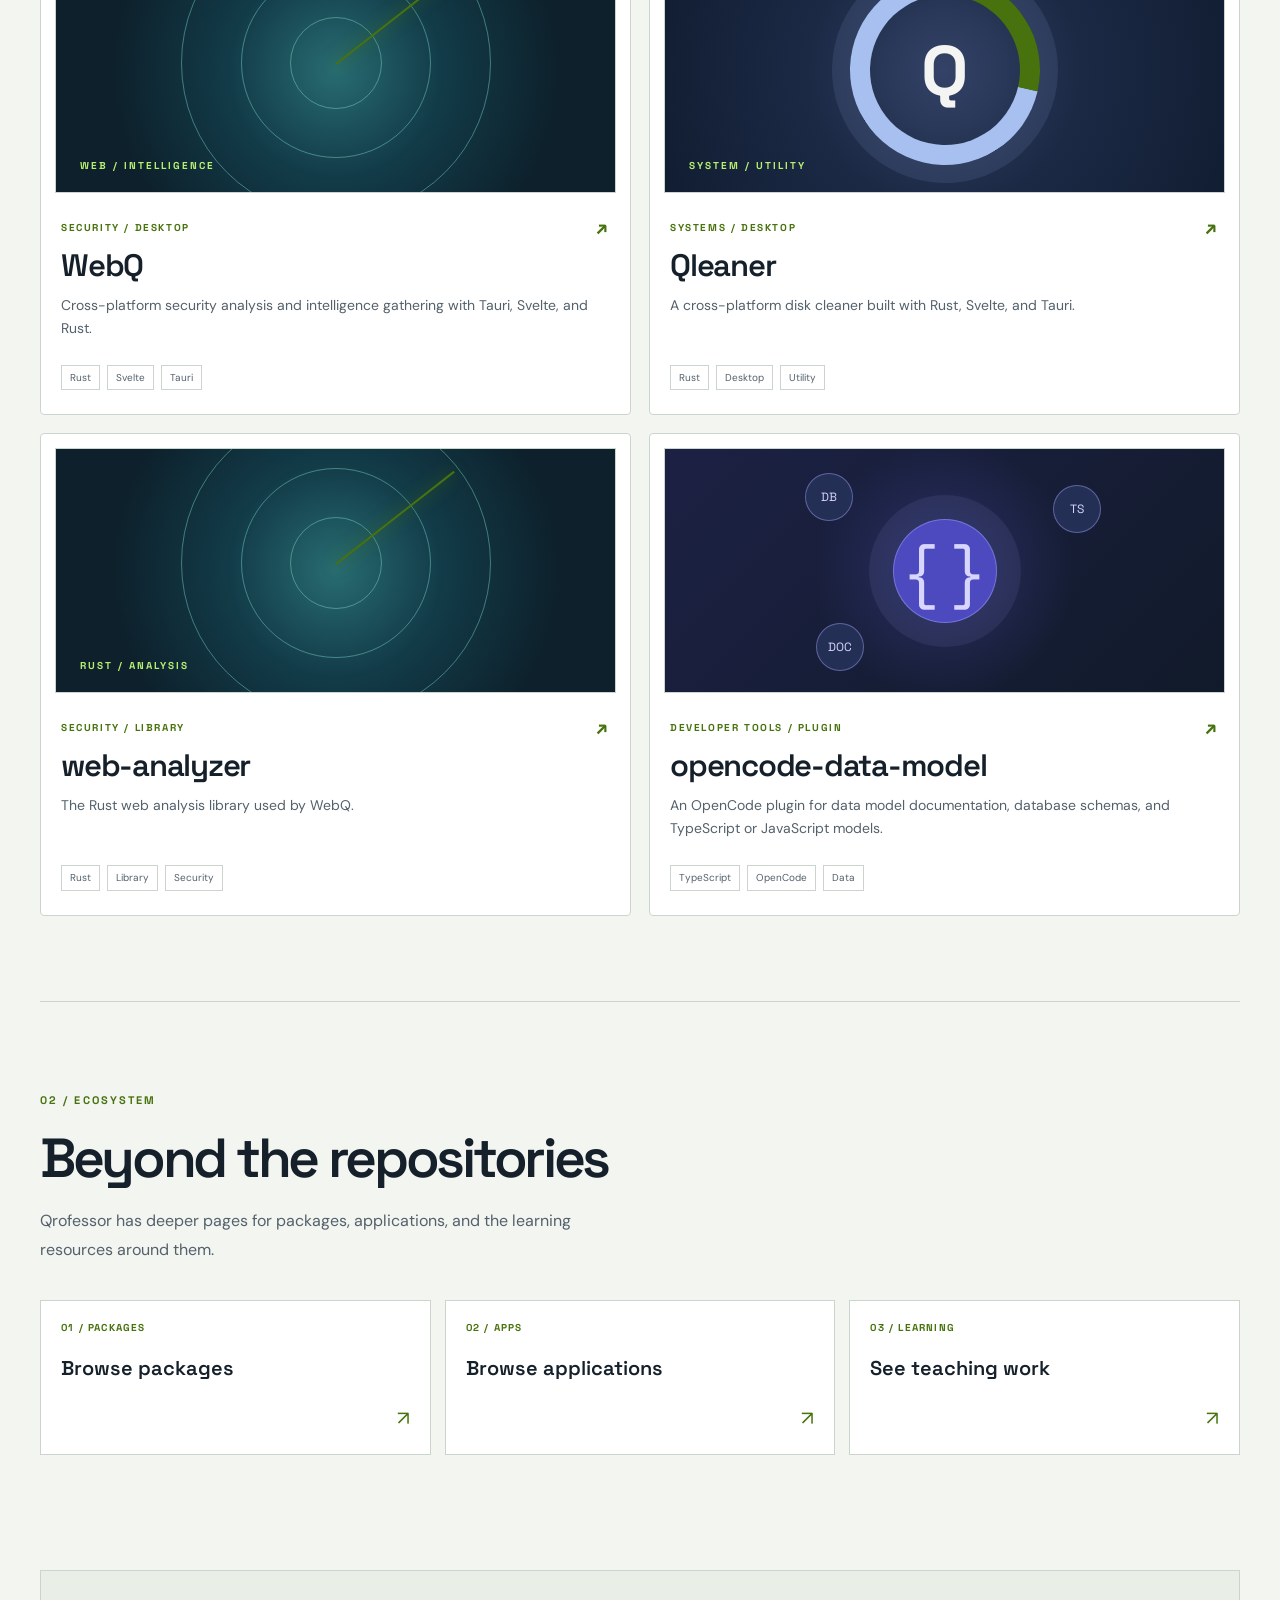
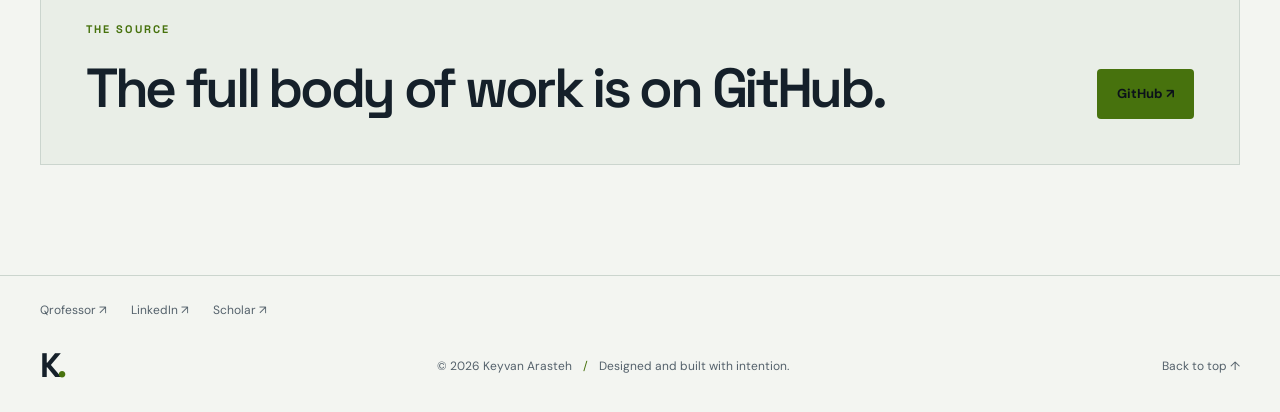
<file: projects/index.html>
<!doctype html>
<html lang="en">
<head>
  <meta charset="utf-8"><meta name="viewport" content="width=device-width, initial-scale=1">
  <meta name="description" content="Selected open-source projects by Keyvan Arasteh: security labs, AI SDKs, analysis tools, and desktop utilities.">
  <meta property="og:type" content="website"><meta property="og:title" content="Projects — Keyvan Arasteh"><meta property="og:image" content="https://keyvanarasteh.github.io/assets/og.png">
  <link rel="canonical" href="https://keyvanarasteh.github.io/projects/"><link rel="icon" href="/assets/favicon.svg" type="image/svg+xml">
  <script>try{document.documentElement.dataset.theme=localStorage.getItem('keyvan-theme')||(matchMedia('(prefers-color-scheme: light)').matches?'light':'dark')}catch{}</script>
  <link rel="stylesheet" href="/assets/style.css"><script defer src="/assets/app.js"></script>
  <title>Projects — Keyvan Arasteh</title>
</head>
<body data-title-tr="Projeler — Keyvan Arasteh">
  <a class="skip" href="#main">Skip to content</a>
  <header class="site-header" id="top"><div class="wrap header-row"><a class="brand" href="/" aria-label="Keyvan Arasteh, home"><span class="brand-mark">K<span>.</span></span><span class="brand-name">KEYVAN ARASTEH</span></a><nav class="desktop-nav" aria-label="Main navigation"><a href="/" data-i18n="navHome">Home</a><a href="/projects/" class="is-active" data-i18n="navProjects">Projects</a><a href="/teaching/" data-i18n="navTeaching">Teaching</a><a href="/about/" data-i18n="navAbout">About</a></nav><div class="header-actions"><button id="language-switch" type="button" class="text-button" aria-label="Switch language">TR ↗</button><button id="theme-switch" type="button" class="icon-button" aria-label="Switch color theme"><svg viewBox="0 0 24 24" aria-hidden="true"><path d="M20.2 15.3A8.5 8.5 0 0 1 8.7 3.8 8.5 8.5 0 1 0 20.2 15.3Z"/></svg></button><button id="menu-switch" type="button" class="icon-button menu-button" aria-label="Open navigation" aria-controls="mobile-nav" aria-expanded="false"><svg viewBox="0 0 24 24" aria-hidden="true"><path d="M4 7h16M4 12h16M4 17h16"/></svg></button></div></div><nav class="mobile-nav" id="mobile-nav" aria-label="Mobile navigation" hidden><a href="/" data-i18n="navHome">Home</a><a href="/projects/" data-i18n="navProjects">Projects</a><a href="/teaching/" data-i18n="navTeaching">Teaching</a><a href="/about/" data-i18n="navAbout">About</a></nav></header>
  <main id="main" class="inner-main wrap">
    <section class="inner-hero"><span class="section-number">PROJECT INDEX / OPEN SOURCE</span><h1 data-i18n="projectsPageTitle" data-tr="Fikirden çalışan araca.">From idea to working tool.</h1><p data-i18n="projectsPageIntro" data-tr="Güvenlik araştırmasını, yapay zekâ altyapısını ve sistem yardımcı araçlarını kullanılabilir yazılıma dönüştüren açık kaynak projelerden bir seçki.">A selection of public projects that turn security research, AI infrastructure, and systems work into usable software.</p><div class="inner-hero-actions"><a class="button button-primary" href="https://github.com/keyvanarasteh?tab=repositories" target="_blank" rel="noopener noreferrer"><span data-i18n="allGithub" data-tr="GitHub'daki tüm depolar">All GitHub repositories</span> ↗</a><a class="button button-quiet" href="https://qrofessor.com/packages" target="_blank" rel="noopener noreferrer"><span data-i18n="packagesLink" data-tr="Qrofessor paketleri">Qrofessor packages</span> ↗</a></div></section>
    <section class="inner-section"><div class="inner-section-head"><span class="section-number">01 / EXPLORE</span><h2 data-i18n="projectGroups" data-tr="İnşa ettiklerim">What I build</h2><p data-i18n="projectGroupsIntro" data-tr="Filtreyi seçin veya doğrudan proje kaynağına gidin.">Choose a focus or go straight to the source.</p></div><div class="filter-row" role="group" aria-label="Filter projects"><button type="button" class="filter active" data-filter="all" aria-pressed="true" data-i18n="filterAll">All work</button><button type="button" class="filter" data-filter="security" aria-pressed="false" data-i18n="filterSecurity">Security</button><button type="button" class="filter" data-filter="ai" aria-pressed="false">AI</button><button type="button" class="filter" data-filter="tools" aria-pressed="false" data-i18n="filterTools">Tools</button></div>
      <div class="project-grid">
        <a class="project-card" data-category="security tools" href="https://github.com/keyvanarasteh/os-lab" target="_blank" rel="noopener noreferrer"><div class="project-art art-lab" aria-hidden="true"><span class="terminal-prompt">$ ./labctl ui <i>_</i></span><span class="lab-ring ring-one"></span><span class="lab-ring ring-two"></span><span class="lab-node node-one"></span><span class="lab-node node-two"></span></div><div class="project-meta"><span>SECURITY / LABS</span><span>↗</span></div><h3>os-lab</h3><p data-i18n="projectOsLab">A local console for isolated Android, iOS, Windows, Linux, macOS, and firewall security labs.</p><div class="project-tags"><span>TypeScript</span><span>Labs</span><span>Open source</span></div></a>
        <a class="project-card" data-category="ai tools" href="https://github.com/keyvanarasteh/qai-sdk" target="_blank" rel="noopener noreferrer"><div class="project-art art-ai" aria-hidden="true"><span class="ai-core">q</span><span class="ai-satellite satellite-one">01</span><span class="ai-satellite satellite-two">02</span><span class="ai-satellite satellite-three">03</span></div><div class="project-meta"><span>AI / SDK</span><span>↗</span></div><h3>qai-sdk</h3><p data-i18n="projectQai">A modular, type-safe Rust SDK with one API across multiple AI providers.</p><div class="project-tags"><span>Rust</span><span>AI</span><span>SDK</span></div></a>
        <a class="project-card" data-category="security tools" href="https://github.com/keyvanarasteh/WebQ" target="_blank" rel="noopener noreferrer"><div class="project-art art-webq" aria-hidden="true"><span class="scanner scanner-one"></span><span class="scanner scanner-two"></span><span class="scanner scanner-three"></span><span class="scan-line"></span><span class="art-label">WEB / INTELLIGENCE</span></div><div class="project-meta"><span>SECURITY / DESKTOP</span><span>↗</span></div><h3>WebQ</h3><p data-i18n="projectWebq">Cross-platform security analysis and intelligence gathering with Tauri, Svelte, and Rust.</p><div class="project-tags"><span>Rust</span><span>Svelte</span><span>Tauri</span></div></a>
        <a class="project-card" data-category="tools" href="https://github.com/keyvanarasteh/Qleaner" target="_blank" rel="noopener noreferrer"><div class="project-art art-qleaner" aria-hidden="true"><span class="clean-ring"></span><span class="clean-core">Q</span><span class="art-label">SYSTEM / UTILITY</span></div><div class="project-meta"><span>SYSTEMS / DESKTOP</span><span>↗</span></div><h3>Qleaner</h3><p data-i18n="projectQleaner">A cross-platform disk cleaner built with Rust, Svelte, and Tauri.</p><div class="project-tags"><span>Rust</span><span>Desktop</span><span>Utility</span></div></a>
        <a class="project-card" data-category="security tools" href="https://github.com/keyvanarasteh/web-analyzer" target="_blank" rel="noopener noreferrer"><div class="project-art art-webq" aria-hidden="true"><span class="scanner scanner-one"></span><span class="scanner scanner-two"></span><span class="scanner scanner-three"></span><span class="scan-line"></span><span class="art-label">RUST / ANALYSIS</span></div><div class="project-meta"><span>SECURITY / LIBRARY</span><span>↗</span></div><h3>web-analyzer</h3><p data-i18n="webAnalyzerDesc" data-tr="WebQ'da kullanılan Rust web analizi kitaplığı.">The Rust web analysis library used by WebQ.</p><div class="project-tags"><span>Rust</span><span>Library</span><span>Security</span></div></a>
        <a class="project-card" data-category="tools" href="https://github.com/keyvanarasteh/opencode-data-model" target="_blank" rel="noopener noreferrer"><div class="project-art art-ai" aria-hidden="true"><span class="ai-core">{ }</span><span class="ai-satellite satellite-one">DB</span><span class="ai-satellite satellite-two">TS</span><span class="ai-satellite satellite-three">DOC</span></div><div class="project-meta"><span>DEVELOPER TOOLS / PLUGIN</span><span>↗</span></div><h3>opencode-data-model</h3><p data-i18n="opencodeDesc" data-tr="Veri modeli belgeleri, veritabanı şemaları ve TypeScript/JavaScript modelleri üretmek için OpenCode eklentisi.">An OpenCode plugin for data model documentation, database schemas, and TypeScript or JavaScript models.</p><div class="project-tags"><span>TypeScript</span><span>OpenCode</span><span>Data</span></div></a>
      </div>
    </section>
    <section class="inner-section"><div class="inner-section-head"><span class="section-number">02 / ECOSYSTEM</span><h2 data-i18n="projectEcosystemTitle" data-tr="Kodun ötesinde">Beyond the repositories</h2><p data-i18n="projectEcosystemIntro" data-tr="Qrofessor'da paketlerin, uygulamaların ve bunları destekleyen öğrenme kaynaklarının daha ayrıntılı sayfaları bulunuyor.">Qrofessor has deeper pages for packages, applications, and the learning resources around them.</p></div><div class="link-grid"><a href="https://qrofessor.com/packages" target="_blank" rel="noopener noreferrer"><span>01 / PACKAGES</span><strong data-i18n="browsePackages" data-tr="Paketleri incele">Browse packages</strong><b>↗</b></a><a href="https://qrofessor.com/apps" target="_blank" rel="noopener noreferrer"><span>02 / APPS</span><strong data-i18n="browseApps" data-tr="Uygulamaları incele">Browse applications</strong><b>↗</b></a><a href="/teaching/"><span>03 / LEARNING</span><strong data-i18n="seeTeaching" data-tr="Eğitim çalışmalarını gör">See teaching work</strong><b>↗</b></a></div></section>
    <aside class="inner-cta"><div><span class="section-number">THE SOURCE</span><h2 data-i18n="projectCta" data-tr="Tüm çalışmalar GitHub'da.">The full body of work is on GitHub.</h2></div><a class="button button-primary" href="https://github.com/keyvanarasteh?tab=repositories" target="_blank" rel="noopener noreferrer">GitHub ↗</a></aside>
  </main>
  <footer class="site-footer"><nav class="wrap footer-social" aria-label="Profile links"><a href="https://qrofessor.com/">Qrofessor ↗</a><a href="https://www.linkedin.com/in/keyvanarasteh/">LinkedIn ↗</a><a href="https://scholar.google.com/citations?user=sTiM0yQAAAAJ&amp;hl=en">Scholar ↗</a></nav><div class="wrap footer-inner"><a class="brand-mark" href="/" aria-label="Home">K<span>.</span></a><p>© <span id="year">2026</span> Keyvan Arasteh <span class="footer-separator">/</span> <span data-i18n="footerNote">Designed and built with intention.</span></p><a href="#top" data-i18n="backTop">Back to top ↑</a></div></footer>
</body>
</html>
</file>
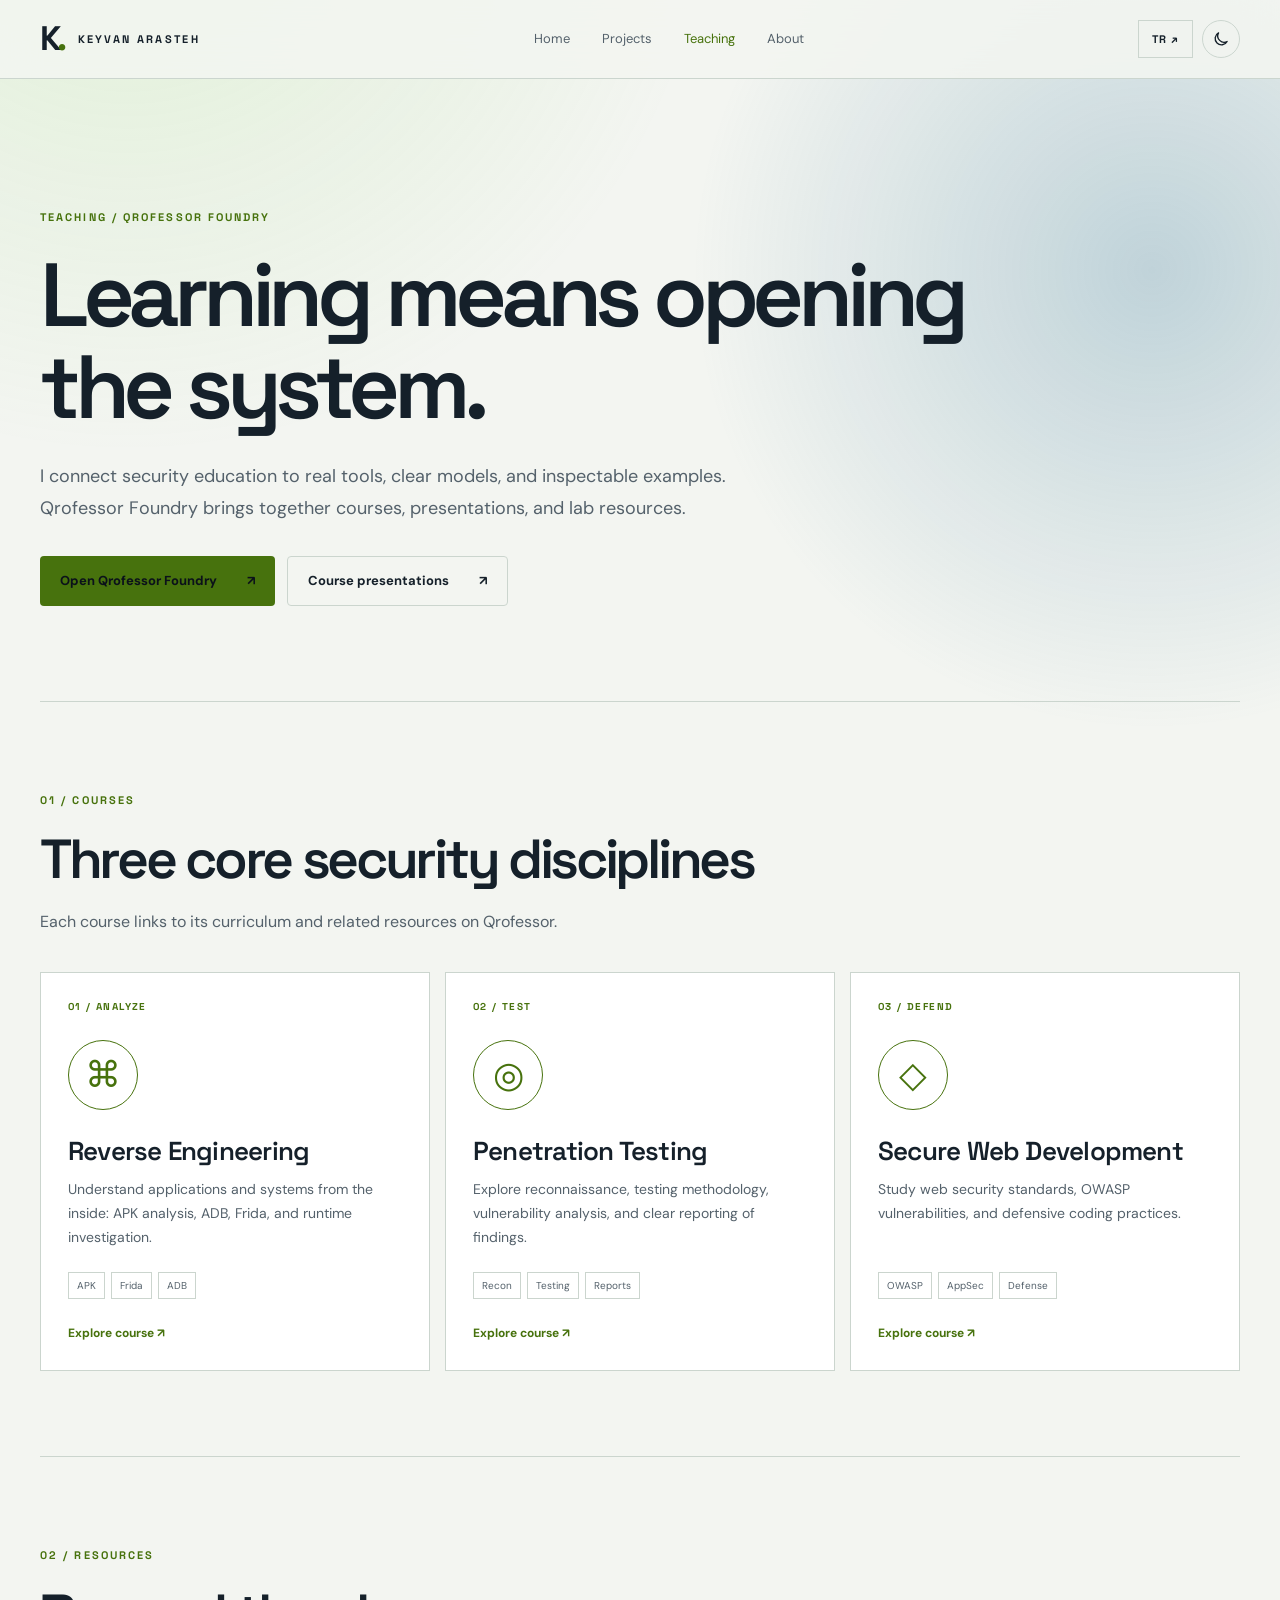
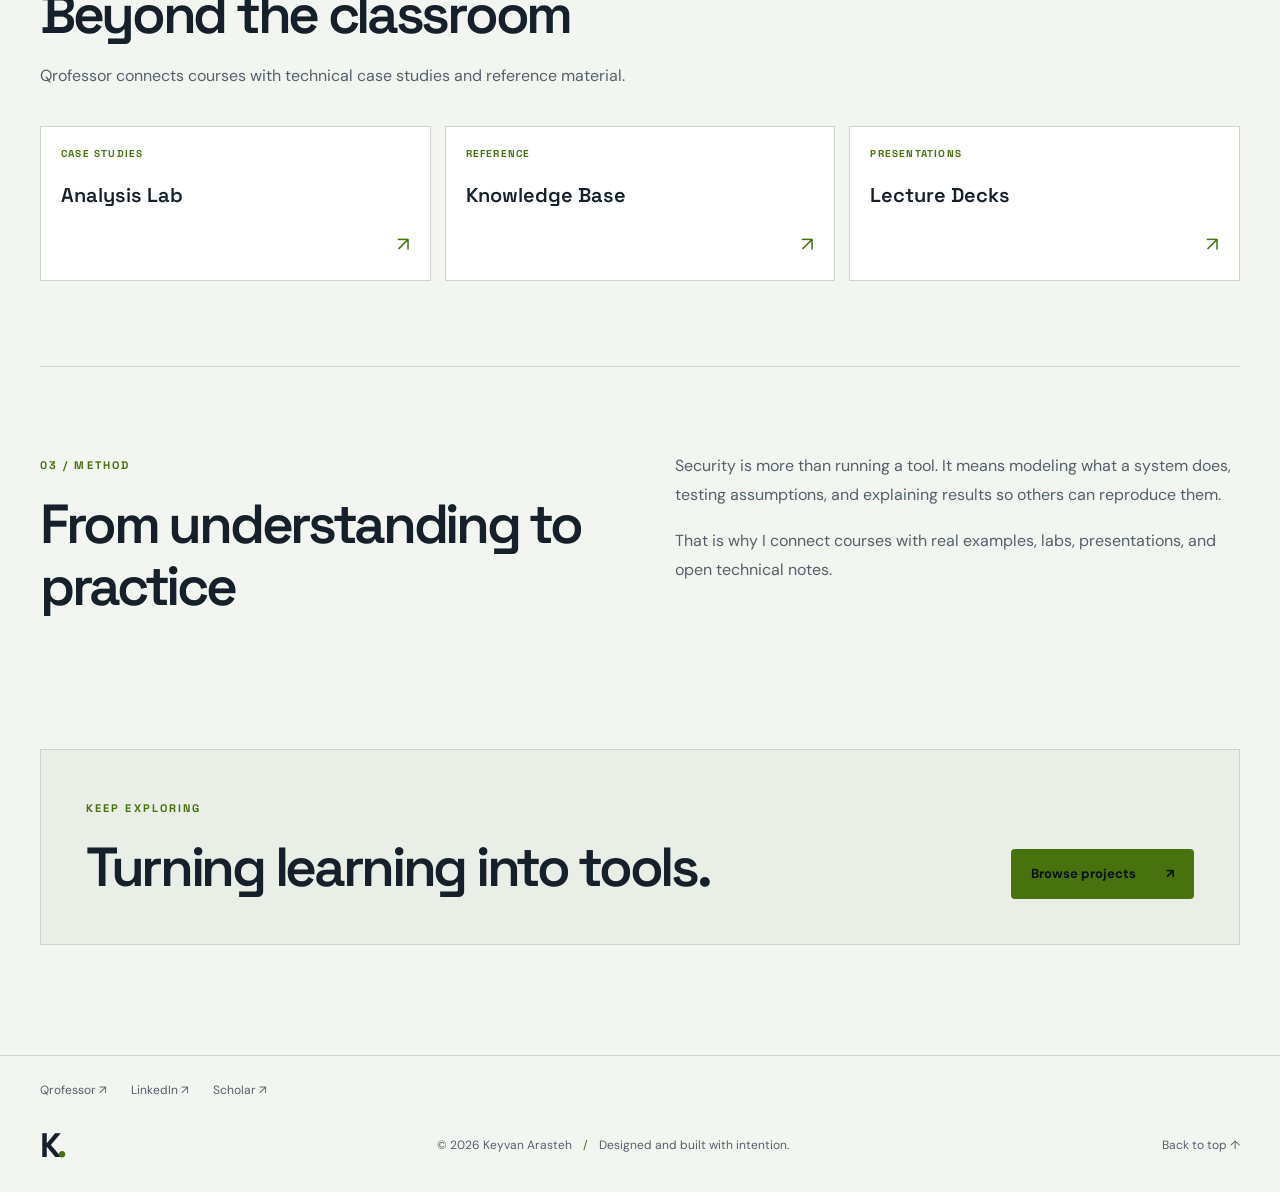
<file: teaching/index.html>
<!doctype html>
<html lang="en">
<head>
  <meta charset="utf-8"><meta name="viewport" content="width=device-width, initial-scale=1">
  <meta name="description" content="Keyvan Arasteh's teaching and learning resources: reverse engineering, penetration testing, secure web development, and Qrofessor Foundry labs.">
  <meta property="og:type" content="website"><meta property="og:title" content="Teaching — Keyvan Arasteh"><meta property="og:image" content="https://keyvanarasteh.github.io/assets/og.png">
  <link rel="canonical" href="https://keyvanarasteh.github.io/teaching/"><link rel="icon" href="/assets/favicon.svg" type="image/svg+xml">
  <script>try{document.documentElement.dataset.theme=localStorage.getItem('keyvan-theme')||(matchMedia('(prefers-color-scheme: light)').matches?'light':'dark')}catch{}</script>
  <link rel="stylesheet" href="/assets/style.css"><script defer src="/assets/app.js"></script>
  <title>Teaching — Keyvan Arasteh</title>
</head>
<body data-title-tr="Eğitim — Keyvan Arasteh">
  <a class="skip" href="#main">Skip to content</a>
  <header class="site-header" id="top"><div class="wrap header-row"><a class="brand" href="/" aria-label="Keyvan Arasteh, home"><span class="brand-mark">K<span>.</span></span><span class="brand-name">KEYVAN ARASTEH</span></a><nav class="desktop-nav" aria-label="Main navigation"><a href="/" data-i18n="navHome">Home</a><a href="/projects/" data-i18n="navProjects">Projects</a><a href="/teaching/" class="is-active" data-i18n="navTeaching">Teaching</a><a href="/about/" data-i18n="navAbout">About</a></nav><div class="header-actions"><button id="language-switch" type="button" class="text-button" aria-label="Switch language">TR ↗</button><button id="theme-switch" type="button" class="icon-button" aria-label="Switch color theme"><svg viewBox="0 0 24 24" aria-hidden="true"><path d="M20.2 15.3A8.5 8.5 0 0 1 8.7 3.8 8.5 8.5 0 1 0 20.2 15.3Z"/></svg></button><button id="menu-switch" type="button" class="icon-button menu-button" aria-label="Open navigation" aria-controls="mobile-nav" aria-expanded="false"><svg viewBox="0 0 24 24" aria-hidden="true"><path d="M4 7h16M4 12h16M4 17h16"/></svg></button></div></div><nav class="mobile-nav" id="mobile-nav" aria-label="Mobile navigation" hidden><a href="/" data-i18n="navHome">Home</a><a href="/projects/" data-i18n="navProjects">Projects</a><a href="/teaching/" data-i18n="navTeaching">Teaching</a><a href="/about/" data-i18n="navAbout">About</a></nav></header>
  <main id="main" class="inner-main wrap">
    <section class="inner-hero"><span class="section-number">TEACHING / QROFESSOR FOUNDRY</span><h1 data-i18n="teachTitle" data-tr="Öğrenmek, sistemi açıp bakmaktır.">Learning means opening the system.</h1><p data-i18n="teachIntro" data-tr="Güvenlik eğitimini gerçek araçlara, anlaşılır modellere ve incelenebilir örneklere bağlıyorum. Qrofessor Foundry'de dersler, sunumlar ve laboratuvar kaynakları bulunuyor.">I connect security education to real tools, clear models, and inspectable examples. Qrofessor Foundry brings together courses, presentations, and lab resources.</p><div class="inner-hero-actions"><a class="button button-primary" href="https://qrofessor.com/foundry" target="_blank" rel="noopener noreferrer"><span data-i18n="openFoundry" data-tr="Qrofessor Foundry'yi aç">Open Qrofessor Foundry</span> ↗</a><a class="button button-quiet" href="https://qrofessor.com/foundry/sunum" target="_blank" rel="noopener noreferrer"><span data-i18n="courseDecks" data-tr="Ders sunumları">Course presentations</span> ↗</a></div></section>
    <section class="inner-section"><div class="inner-section-head"><span class="section-number">01 / COURSES</span><h2 data-i18n="teachCoursesTitle" data-tr="Üç temel güvenlik alanı">Three core security disciplines</h2><p data-i18n="teachCoursesIntro" data-tr="Her dersin ayrıntıları ve ilgili kaynaklar Qrofessor'daki ders sayfasında bulunur.">Each course links to its curriculum and related resources on Qrofessor.</p></div><div class="course-grid"><a class="course-card" href="https://qrofessor.com/foundry/tersine" target="_blank" rel="noopener noreferrer"><span class="course-num">01 / ANALYZE</span><div class="course-icon" aria-hidden="true">⌘</div><h3 data-i18n="courseReverse" data-tr="Tersine Mühendislik">Reverse Engineering</h3><p data-i18n="courseReverseBody" data-tr="Uygulamaları ve sistemleri iç yapılarından başlayarak anlama; APK analizi, ADB, Frida ve çalışma zamanı incelemesi.">Understand applications and systems from the inside: APK analysis, ADB, Frida, and runtime investigation.</p><div class="course-tags"><span>APK</span><span>Frida</span><span>ADB</span></div><b>Explore course ↗</b></a><a class="course-card" href="https://qrofessor.com/foundry/pentesting" target="_blank" rel="noopener noreferrer"><span class="course-num">02 / TEST</span><div class="course-icon" aria-hidden="true">◎</div><h3 data-i18n="coursePentest" data-tr="Sızma Testi">Penetration Testing</h3><p data-i18n="coursePentestBody" data-tr="Keşif, güvenlik testi metodolojileri, zafiyet analizi ve bulguların açık biçimde raporlanması.">Explore reconnaissance, testing methodology, vulnerability analysis, and clear reporting of findings.</p><div class="course-tags"><span>Recon</span><span>Testing</span><span>Reports</span></div><b>Explore course ↗</b></a><a class="course-card" href="https://qrofessor.com/foundry/secureweb" target="_blank" rel="noopener noreferrer"><span class="course-num">03 / DEFEND</span><div class="course-icon" aria-hidden="true">◇</div><h3 data-i18n="courseWeb" data-tr="Güvenli Web Geliştirme">Secure Web Development</h3><p data-i18n="courseWebBody" data-tr="Web güvenlik standartları, OWASP zafiyetleri ve savunmacı kodlama uygulamaları.">Study web security standards, OWASP vulnerabilities, and defensive coding practices.</p><div class="course-tags"><span>OWASP</span><span>AppSec</span><span>Defense</span></div><b>Explore course ↗</b></a></div></section>
    <section class="inner-section"><div class="inner-section-head"><span class="section-number">02 / RESOURCES</span><h2 data-i18n="teachResourcesTitle" data-tr="Dersin ötesinde">Beyond the classroom</h2><p data-i18n="teachResourcesIntro" data-tr="Qrofessor, teknik vaka incelemeleri ve kaynakları derslerle birleştiriyor.">Qrofessor connects courses with technical case studies and reference material.</p></div><div class="link-grid"><a href="https://qrofessor.com/foundry/analysis-lab" target="_blank" rel="noopener noreferrer"><span>CASE STUDIES</span><strong data-i18n="analysisLab" data-tr="Analiz Laboratuvarı">Analysis Lab</strong><b>↗</b></a><a href="https://qrofessor.com/foundry/kb" target="_blank" rel="noopener noreferrer"><span>REFERENCE</span><strong data-i18n="knowledgeBase" data-tr="Bilgi Tabanı">Knowledge Base</strong><b>↗</b></a><a href="https://qrofessor.com/foundry/sunum" target="_blank" rel="noopener noreferrer"><span>PRESENTATIONS</span><strong data-i18n="presentationDecks" data-tr="Ders Sunumları">Lecture Decks</strong><b>↗</b></a></div></section>
    <section class="inner-section teaching-philosophy"><div><span class="section-number">03 / METHOD</span><h2 data-i18n="teachMethodTitle" data-tr="Anlayıştan uygulamaya">From understanding to practice</h2></div><div><p data-i18n="teachMethodBody1" data-tr="Güvenlik sadece araç çalıştırmak değildir. Bir sistemin ne yaptığını modellemek, varsayımları sınamak ve sonuçları başkalarının tekrar edebileceği şekilde açıklamak gerekir.">Security is more than running a tool. It means modeling what a system does, testing assumptions, and explaining results so others can reproduce them.</p><p data-i18n="teachMethodBody2" data-tr="Bu nedenle dersleri gerçek örnekler, laboratuvarlar, sunumlar ve açık teknik notlarla ilişkilendiriyorum.">That is why I connect courses with real examples, labs, presentations, and open technical notes.</p></div></section>
    <aside class="inner-cta"><div><span class="section-number">KEEP EXPLORING</span><h2 data-i18n="teachCta" data-tr="Öğrenilenleri araçlara dönüştürmek.">Turning learning into tools.</h2></div><a class="button button-primary" href="/projects/"><span data-i18n="viewProjects" data-tr="Projelere göz at">Browse projects</span> ↗</a></aside>
  </main>
  <footer class="site-footer"><nav class="wrap footer-social" aria-label="Profile links"><a href="https://qrofessor.com/">Qrofessor ↗</a><a href="https://www.linkedin.com/in/keyvanarasteh/">LinkedIn ↗</a><a href="https://scholar.google.com/citations?user=sTiM0yQAAAAJ&amp;hl=en">Scholar ↗</a></nav><div class="wrap footer-inner"><a class="brand-mark" href="/" aria-label="Home">K<span>.</span></a><p>© <span id="year">2026</span> Keyvan Arasteh <span class="footer-separator">/</span> <span data-i18n="footerNote">Designed and built with intention.</span></p><a href="#top" data-i18n="backTop">Back to top ↑</a></div></footer>
</body>
</html>
</file>
<file: assets/style.css>
@import url('https://fonts.googleapis.com/css2?family=DM+Sans:wght@400;500;600;700&family=Space+Grotesk:wght@400;500;600;700&display=swap');
:root{color-scheme:dark;--bg:#0b111a;--panel:#111b27;--panel2:#152231;--text:#f4f5f2;--muted:#9aa9b5;--line:#2a3949;--accent:#b8f171;--dark:#0b111a;--shadow:0 28px 80px #0005}
:root[data-theme=light]{color-scheme:light;--bg:#f3f5f1;--panel:#fff;--panel2:#e9eee7;--text:#15202a;--muted:#54616b;--line:#cbd5ce;--accent:#47720d;--dark:#fff;--shadow:0 24px 60px #17332314}
*{box-sizing:border-box}html{scroll-behavior:smooth;scroll-padding-top:90px}body{margin:0;background:var(--bg);color:var(--text);font:16px/1.55 'DM Sans',system-ui,sans-serif;-webkit-font-smoothing:antialiased}body::before{content:'';position:fixed;inset:0;z-index:-1;pointer-events:none;background:radial-gradient(circle at 10% -15%,#8ddc6630,transparent 38%),radial-gradient(circle at 90% 30%,#286e9440,transparent 35%)}a{color:inherit;text-decoration:none}button{font:inherit}button,a{-webkit-tap-highlight-color:transparent}a:focus-visible,button:focus-visible{outline:2px solid var(--accent);outline-offset:4px}img{max-width:100%;display:block}.wrap{width:min(1200px,calc(100% - 64px));margin-inline:auto}.skip{position:fixed;top:-100px;left:20px;z-index:100;background:var(--accent);color:#09120d;padding:10px 18px;border-radius:4px}.skip:focus{top:12px}
.site-header{position:sticky;top:0;z-index:50;background:color-mix(in srgb,var(--bg) 88%,transparent);backdrop-filter:blur(18px);border-bottom:1px solid var(--line)}.header-row{height:78px;display:flex;align-items:center;gap:32px}.brand{display:inline-flex;align-items:center;gap:14px;flex-shrink:0}.brand-mark{font:700 34px/.8 'Space Grotesk',sans-serif;letter-spacing:-.11em}.brand-mark span{color:var(--accent)}.brand-name{font:700 11px 'Space Grotesk',sans-serif;letter-spacing:.21em}.desktop-nav{display:flex;gap:32px;margin:auto}.desktop-nav a,.mobile-nav a{font-size:13px;color:var(--muted);transition:color .2s}.desktop-nav a:hover,.desktop-nav a.is-active,.mobile-nav a:hover{color:var(--accent)}.header-actions{display:flex;align-items:center;gap:9px}.text-button,.icon-button{border:1px solid var(--line);background:transparent;color:var(--text);height:38px;cursor:pointer;transition:background .2s,border-color .2s}.text-button:hover,.icon-button:hover{border-color:var(--accent);background:var(--panel)}.text-button{padding:0 13px;font:700 11px 'Space Grotesk',sans-serif;letter-spacing:.08em}.icon-button{display:grid;place-items:center;width:38px;border-radius:50%}.icon-button svg{width:18px;fill:none;stroke:currentColor;stroke-width:1.8;stroke-linecap:round;stroke-linejoin:round}.menu-button,.mobile-nav{display:none}
.hero{display:grid;grid-template-columns:1.08fr .92fr;align-items:center;min-height:650px;gap:40px;padding-top:80px;padding-bottom:88px}.eyebrow,.section-number{font:700 11px 'Space Grotesk',sans-serif;letter-spacing:.19em;color:var(--accent)}.eyebrow{display:flex;align-items:center;gap:10px}.status-dot{width:7px;height:7px;background:var(--accent);box-shadow:0 0 0 5px color-mix(in srgb,var(--accent) 12%,transparent);border-radius:50%}.hero h1,.section h2,.approach-intro h2,.about-card h2,.closing h2{font-family:'Space Grotesk',sans-serif;letter-spacing:-.067em;line-height:1.04}.hero h1{font-size:clamp(54px,6.3vw,94px);margin:28px 0 26px;font-weight:600}.hero h1 em,.closing h2 em{font-style:normal;color:var(--accent)}.hero-intro{max-width:590px;color:var(--muted);font-size:18px;line-height:1.8}.hero-actions{display:flex;flex-wrap:wrap;gap:12px;margin-top:36px}.button{min-height:50px;display:inline-flex;align-items:center;justify-content:space-between;gap:30px;padding:0 20px;border-radius:4px;font-size:13px;font-weight:700;transition:transform .2s,background .2s}.button:hover{transform:translateY(-3px)}.button-primary{background:var(--accent);color:#0b111a}.button-primary:hover{background:#d0ff9b}.button-quiet{border:1px solid var(--line);color:var(--text)}.button-quiet:hover{background:var(--panel)}.hero-foot{display:flex;gap:24px;margin-top:63px;padding-top:19px;border-top:1px solid var(--line);color:var(--muted);font-size:12px}.hero-foot span:first-child{font-family:'Space Grotesk';color:var(--accent)}
.hero-visual{min-height:500px;position:relative;display:grid;place-items:center;overflow:hidden;border:1px solid var(--line);background:radial-gradient(circle at 50% 43%,#b8f17119,transparent 45%),linear-gradient(145deg,var(--panel2),var(--bg));border-radius:3px}.visual-grid{position:absolute;inset:0;opacity:.22;background-image:linear-gradient(var(--line) 1px,transparent 1px),linear-gradient(90deg,var(--line) 1px,transparent 1px);background-size:34px 34px;mask-image:radial-gradient(circle,#000,transparent 75%)}.orbit{position:absolute;width:440px;aspect-ratio:1;border:1px solid color-mix(in srgb,var(--accent) 24%,transparent);border-radius:50%}.orbit-two{width:320px;border-style:dashed;transform:rotate(28deg)}.portrait-frame{position:relative;width:min(55%,265px);aspect-ratio:1;border-radius:50%;overflow:hidden;border:5px solid var(--panel);box-shadow:0 0 0 1px var(--accent),var(--shadow)}.portrait-frame img{width:100%;height:100%;object-fit:cover}.visual-tag{position:absolute;padding:8px 12px;background:var(--bg);border:1px solid var(--line);color:var(--accent);font:700 10px 'Space Grotesk';letter-spacing:.14em}.tag-top{top:38px;right:32px}.tag-bottom{bottom:36px;left:30px}
.ticker{border-top:1px solid var(--line);border-bottom:1px solid var(--line);overflow:hidden}.ticker-inner{width:max-content;min-width:100%;margin:auto;display:flex;justify-content:space-around;align-items:center;gap:60px;padding:20px 40px;color:var(--muted);font:700 11px 'Space Grotesk';letter-spacing:.22em}.ticker b{color:var(--accent);font-size:20px;font-weight:400}
.section{padding-block:118px}.section-head{display:flex;align-items:end;justify-content:space-between;gap:42px;margin-bottom:35px}.section h2,.approach-intro h2,.about-card h2{font-size:clamp(40px,4.8vw,68px);margin:16px 0 0}.section-head>p{max-width:330px;color:var(--muted);font-size:15px;line-height:1.8;margin:0 0 3px}.filter-row{display:flex;gap:8px;flex-wrap:wrap;margin:34px 0 22px}.filter{padding:9px 16px;background:none;border:1px solid var(--line);color:var(--muted);border-radius:2px;font-size:12px;cursor:pointer;transition:all .2s}.filter:hover,.filter.active{color:#0b111a;background:var(--accent);border-color:var(--accent)}.project-grid{display:grid;grid-template-columns:repeat(2,minmax(0,1fr));gap:18px}.project-card{min-width:0;display:block;padding:14px 14px 24px;border:1px solid var(--line);background:var(--panel);border-radius:4px;transition:transform .25s,border-color .25s,box-shadow .25s}.project-card:hover{transform:translateY(-5px);border-color:var(--accent);box-shadow:var(--shadow)}.project-card[hidden]{display:none}.project-art{height:245px;position:relative;overflow:hidden;background:var(--panel2);border:1px solid var(--line)}.project-meta{display:flex;justify-content:space-between;align-items:center;margin:22px 6px 5px;color:var(--accent);font:700 10px 'Space Grotesk';letter-spacing:.16em}.project-meta span:last-child{font-size:19px}.project-card h3{margin:0 6px;font:600 31px 'Space Grotesk';letter-spacing:-.04em}.project-card p{min-height:51px;margin:9px 6px 20px;color:var(--muted);font-size:14px;line-height:1.65}.project-tags{display:flex;gap:7px;flex-wrap:wrap;margin:0 6px}.project-tags span{font-size:10px;color:var(--muted);border:1px solid var(--line);padding:4px 8px}.inline-link{display:inline-flex;margin-top:30px;padding-bottom:6px;border-bottom:1px solid var(--accent);font-size:13px;font-weight:700;gap:20px}.inline-link:hover{color:var(--accent)}
.art-lab{background:radial-gradient(circle at 70% 53%,#b8f17132,transparent 39%),linear-gradient(145deg,#182b2c,#0c1720)}.terminal-prompt{position:absolute;left:30px;top:28px;color:#d6efcb;font:16px monospace}.terminal-prompt i{color:var(--accent);font-style:normal;animation:blink 1s steps(2) infinite}.lab-ring{position:absolute;left:64%;top:57%;transform:translate(-50%,-50%);border:1px solid #b8f17158;border-radius:50%}.ring-one{width:240px;height:240px}.ring-two{width:150px;height:150px;border-style:dashed}.lab-node{position:absolute;width:12px;height:12px;background:var(--accent);border:3px solid #152a20;border-radius:50%}.node-one{top:27%;left:61%}.node-two{top:55%;left:43%}.node-three{top:72%;left:77%}.art-ai{background:radial-gradient(circle at 50% 50%,#6465ec40,transparent 43%),linear-gradient(135deg,#1c2144,#111a2a)}.ai-core,.ai-satellite{position:absolute;display:grid;place-items:center;border:1px solid #aba9ff70;color:#d8d6ff;border-radius:50%;font-family:'Space Grotesk'}.ai-core{width:104px;height:104px;left:calc(50% - 52px);top:calc(50% - 52px);background:#4d4abf;font-size:67px;box-shadow:0 0 0 24px #aba9ff16}.ai-satellite{width:48px;height:48px;background:#242f55;font-size:12px}.satellite-one{top:24px;left:25%}.satellite-two{top:36px;right:22%}.satellite-three{bottom:21px;left:27%}.art-webq{background:radial-gradient(circle,#286c71 0,#123b48 35%,#0d202b 74%)}.scanner{position:absolute;border:1px solid #87e4d46e;border-radius:50%;left:50%;top:47%;transform:translate(-50%,-50%)}.scanner-one{width:92px;height:92px}.scanner-two{width:190px;height:190px}.scanner-three{width:310px;height:310px}.scan-line{position:absolute;left:50%;top:47%;width:150px;height:2px;transform-origin:left;transform:rotate(-38deg);background:var(--accent);box-shadow:0 0 15px var(--accent)}.art-label{position:absolute;bottom:20px;left:24px;color:#b8f171;font:700 10px 'Space Grotesk';letter-spacing:.2em}.art-qleaner{background:radial-gradient(circle at center,#344267,#1b2945 45%,#111d31)}.clean-ring{position:absolute;width:190px;height:190px;left:calc(50% - 95px);top:calc(50% - 95px);border:20px solid #a8c0ef;border-right-color:var(--accent);border-radius:50%;transform:rotate(-32deg);box-shadow:0 0 0 18px #a8c0ef1a}.clean-core{position:absolute;top:50%;left:50%;transform:translate(-50%,-50%);font:700 70px 'Space Grotesk';color:#f4f5f2}
.approach-section{padding-block:110px;background:var(--panel);border-block:1px solid var(--line)}.approach-layout{display:grid;grid-template-columns:.9fr 1.1fr;gap:80px}.approach-intro p{max-width:450px;color:var(--muted);line-height:1.8;margin-top:30px}.principles{border-top:1px solid var(--line)}.principle{display:grid;grid-template-columns:45px 1fr 30px;gap:20px;padding:26px 0;border-bottom:1px solid var(--line)}.principle>span{font:700 11px 'Space Grotesk';color:var(--accent);padding-top:5px}.principle h3{margin:0 0 7px;font:600 20px 'Space Grotesk'}.principle p{margin:0;color:var(--muted);font-size:14px;line-height:1.7}.principle b{font-size:22px;color:var(--accent);font-weight:400}.writing-grid{display:grid;grid-template-columns:repeat(3,1fr);gap:16px}.writing-card{min-height:290px;display:flex;flex-direction:column;padding:25px;background:var(--panel);border:1px solid var(--line);transition:transform .2s,border-color .2s}.writing-card:hover{transform:translateY(-4px);border-color:var(--accent)}.writing-card>span{font:700 10px 'Space Grotesk';color:var(--accent);letter-spacing:.15em}.writing-card strong{align-self:end;margin:18px 0 12px;color:var(--accent);font:400 80px/.8 'Space Grotesk'}.writing-card h3{margin:auto 0 20px;font:600 22px/1.2 'Space Grotesk'}.writing-card small{color:var(--muted);font-size:12px}
.about-section{padding-block:15px 110px}.about-card{display:grid;grid-template-columns:1fr 1fr;gap:70px;padding:65px;background:linear-gradient(120deg,var(--panel2),var(--panel));border:1px solid var(--line)}.about-body{align-self:end}.about-body p{color:var(--muted);line-height:1.85;margin:0 0 18px}.about-links{display:flex;gap:30px;margin-top:27px}.about-links a{font-size:13px;font-weight:700;border-bottom:1px solid var(--accent);padding-bottom:4px}.about-links a:hover{color:var(--accent)}.closing{padding-block:75px 130px;text-align:center}.closing h2{font-size:clamp(50px,7vw,95px);margin:18px 0 30px}.closing .button{min-width:205px}.site-footer{border-top:1px solid var(--line)}.footer-inner{display:flex;align-items:center;justify-content:space-between;gap:25px;padding-block:25px}.footer-inner p,.footer-inner>a:last-child{font-size:12px;color:var(--muted)}.footer-separator{margin-inline:8px;color:var(--accent)}.footer-inner>a:last-child:hover{color:var(--accent)}
@keyframes blink{50%{opacity:0}}@media(max-width:900px){.desktop-nav{gap:17px}.hero{grid-template-columns:1fr 1fr}.hero h1{font-size:clamp(48px,6vw,70px)}.hero-visual{min-height:420px}.approach-layout{gap:40px}.ticker-inner{gap:30px}.about-card{gap:35px;padding:45px}}
@media(max-width:700px){.wrap{width:min(100% - 36px,540px)}.header-row{height:66px}.brand-name{font-size:9px}.desktop-nav{display:none}.menu-button{display:grid}.mobile-nav:not([hidden]){display:grid;gap:0;padding:0 18px 14px;background:var(--bg);border-top:1px solid var(--line)}.mobile-nav a{padding:12px 4px;border-bottom:1px solid var(--line)}.hero{display:flex;flex-direction:column;align-items:stretch;gap:42px;padding-top:70px;padding-bottom:65px;min-height:0}.hero h1{font-size:clamp(50px,13vw,76px)}.hero-intro{font-size:16px}.hero-foot{margin-top:43px}.hero-visual{min-height:380px}.orbit-one{width:355px}.orbit-two{width:245px}.portrait-frame{width:210px}.ticker-inner{gap:24px;font-size:10px}.section{padding-block:78px}.section-head{display:block}.section-head>p{margin-top:17px}.section h2,.approach-intro h2,.about-card h2{font-size:48px}.project-grid,.approach-layout,.about-card{grid-template-columns:1fr}.project-art{height:215px}.project-card p{min-height:0}.approach-section{padding-block:75px}.approach-layout{gap:35px}.writing-grid{grid-template-columns:1fr}.writing-card{min-height:220px}.writing-card strong{margin:4px 0;font-size:55px}.about-section{padding-bottom:70px}.about-card{gap:25px;padding:30px}.closing{padding-block:50px 90px}.footer-inner{flex-wrap:wrap}.footer-inner p{order:3;width:100%;margin:0}.footer-inner>a:last-child{margin-left:auto}}
@media(max-width:390px){.brand-name{display:none}.hero-actions{display:grid}.hero-visual{min-height:340px}.visual-tag{font-size:8px}.tag-top{right:13px}.tag-bottom{left:13px}.hero-foot{flex-wrap:wrap;gap:7px}}@media(prefers-reduced-motion:reduce){html{scroll-behavior:auto}*,*::before,*::after{animation-duration:.01ms!important;transition-duration:.01ms!important}}

/* Public Qrofessor connection and the deeper portfolio pages. */
.ecosystem-section{display:grid;grid-template-columns:1fr 1fr;gap:85px;align-items:center;padding-block:110px;border-bottom:1px solid var(--line)}.ecosystem-section h2{font:600 clamp(40px,4.5vw,64px)/1.08 'Space Grotesk',sans-serif;letter-spacing:-.065em;margin:18px 0 25px}.ecosystem-section p{max-width:500px;color:var(--muted);line-height:1.8}.ecosystem-actions{display:flex;gap:10px;flex-wrap:wrap;margin-top:25px}.ecosystem-list{border-top:1px solid var(--line)}.ecosystem-list a,.link-grid a{display:grid;grid-template-columns:105px 1fr 25px;gap:20px;align-items:center;padding:25px 8px;border-bottom:1px solid var(--line);transition:background .2s,padding .2s}.ecosystem-list a:hover,.link-grid a:hover{background:var(--panel);padding-left:18px}.ecosystem-list a span,.link-grid a span{font:700 10px 'Space Grotesk';letter-spacing:.12em;color:var(--accent)}.ecosystem-list a strong,.link-grid a strong{font:600 18px 'Space Grotesk'}.ecosystem-list a b,.link-grid a b{color:var(--accent);font-weight:400;font-size:20px}
.inner-main{padding-top:65px;padding-bottom:110px}.inner-hero{padding:60px 0 95px;max-width:960px}.inner-hero h1{font:600 clamp(55px,7vw,100px)/1.03 'Space Grotesk';letter-spacing:-.07em;margin:20px 0 28px}.inner-hero>p{max-width:710px;color:var(--muted);font-size:18px;line-height:1.75}.inner-hero-actions{display:flex;flex-wrap:wrap;gap:12px;margin-top:32px}.inner-section{padding:85px 0;border-top:1px solid var(--line)}.inner-section-head{max-width:750px;margin-bottom:35px}.inner-section-head h2,.inner-copy h2,.inner-cta h2,.teaching-philosophy h2{font:600 clamp(38px,4.3vw,60px)/1.12 'Space Grotesk';letter-spacing:-.06em;margin:17px 0}.inner-section-head p{max-width:600px;color:var(--muted);line-height:1.8}.inner-split{display:grid;grid-template-columns:.8fr 1.2fr;align-items:center;gap:80px;padding:30px 0 100px}.inner-portrait{position:relative;padding:22px;border:1px solid var(--line);background:var(--panel);max-width:440px}.inner-portrait img{width:100%;aspect-ratio:1;object-fit:cover;filter:saturate(.88)}.inner-portrait span{display:block;margin-top:15px;color:var(--accent);font:700 10px 'Space Grotesk';letter-spacing:.15em}.inner-copy p{color:var(--muted);line-height:1.8}.info-grid{display:grid;grid-template-columns:repeat(3,1fr);gap:15px}.info-card{min-height:210px;padding:26px;border:1px solid var(--line);background:var(--panel)}.info-card>span,.course-num{font:700 10px 'Space Grotesk';letter-spacing:.14em;color:var(--accent)}.info-card h3{font:600 22px 'Space Grotesk';margin:30px 0 12px}.info-card p{margin:0;color:var(--muted);font-size:14px;line-height:1.75}.timeline{border-top:1px solid var(--line)}.timeline>div{display:grid;grid-template-columns:170px 1fr;gap:30px;padding:25px 8px;border-bottom:1px solid var(--line)}.timeline>div>span{font:700 11px 'Space Grotesk';letter-spacing:.12em;color:var(--accent)}.timeline h3{margin:0 0 5px;font:600 22px 'Space Grotesk'}.timeline p{margin:0;color:var(--muted);font-size:14px}.inner-cta{display:flex;justify-content:space-between;align-items:end;gap:25px;padding:45px;margin-top:30px;background:var(--panel2);border:1px solid var(--line)}.inner-cta h2{margin-bottom:0}.link-grid{display:grid;grid-template-columns:repeat(3,1fr);gap:14px}.link-grid a{min-height:155px;display:flex;flex-direction:column;align-items:start;justify-content:space-between;padding:20px;border:1px solid var(--line);background:var(--panel)}.link-grid a:hover{padding:20px;transform:translateY(-3px);border-color:var(--accent)}.link-grid a strong{font-size:20px}.link-grid a b{align-self:end}.course-grid{display:grid;grid-template-columns:repeat(3,1fr);gap:15px}.course-card{display:flex;flex-direction:column;min-height:380px;padding:27px;border:1px solid var(--line);background:var(--panel);transition:border-color .2s,transform .2s}.course-card:hover{transform:translateY(-4px);border-color:var(--accent)}.course-icon{display:grid;place-items:center;width:70px;height:70px;margin:27px 0;border:1px solid var(--accent);color:var(--accent);font:400 36px 'Space Grotesk';border-radius:50%}.course-card h3{font:600 26px/1.15 'Space Grotesk';letter-spacing:-.03em;margin:0 0 12px}.course-card p{color:var(--muted);font-size:14px;line-height:1.7;margin:0 0 22px}.course-tags{display:flex;flex-wrap:wrap;gap:6px;margin:auto 0 25px}.course-tags span{font-size:10px;border:1px solid var(--line);color:var(--muted);padding:5px 8px}.course-card>b{font-size:12px;color:var(--accent)}.teaching-philosophy{display:grid;grid-template-columns:1fr 1fr;gap:70px}.teaching-philosophy p{color:var(--muted);line-height:1.8;margin:0 0 17px}
@media(max-width:900px){.ecosystem-section{gap:40px}.info-grid,.course-grid{grid-template-columns:repeat(2,1fr)}.link-grid{grid-template-columns:repeat(2,1fr)}.inner-split{gap:35px}.teaching-philosophy{gap:35px}}
@media(max-width:700px){.ecosystem-section{grid-template-columns:1fr;gap:35px;padding-block:75px}.ecosystem-section h2{font-size:45px}.ecosystem-list a{grid-template-columns:85px 1fr 20px;gap:10px}.ecosystem-list a strong{font-size:16px}.inner-main{padding-top:15px;padding-bottom:80px}.inner-hero{padding:60px 0 75px}.inner-hero h1{font-size:clamp(48px,11vw,70px)}.inner-hero>p{font-size:16px}.inner-section{padding:65px 0}.inner-split,.teaching-philosophy{grid-template-columns:1fr;gap:30px}.inner-split{padding-bottom:70px}.inner-portrait{max-width:350px}.info-grid,.course-grid,.link-grid{grid-template-columns:1fr}.info-card{min-height:0}.timeline>div{grid-template-columns:80px 1fr;gap:15px}.inner-cta{display:block;padding:28px}.inner-cta .button{margin-top:25px}.course-card{min-height:0}}

.connect-section{padding-block:105px 95px;border-top:1px solid var(--line)}.connect-section h2{font:600 clamp(40px,4.8vw,68px)/1.08 'Space Grotesk',sans-serif;letter-spacing:-.065em;margin:16px 0 0}.social-grid{display:grid;grid-template-columns:repeat(3,minmax(0,1fr));gap:14px}.social-grid a{min-height:142px;display:flex;flex-direction:column;align-items:flex-start;padding:22px;border:1px solid var(--line);background:var(--panel);transition:transform .2s,border-color .2s}.social-grid a:hover{transform:translateY(-3px);border-color:var(--accent)}.social-grid span{color:var(--accent);font:700 10px 'Space Grotesk',sans-serif;letter-spacing:.14em}.social-grid strong{font:600 24px 'Space Grotesk',sans-serif;margin-top:18px}.social-grid b{align-self:flex-end;margin-top:auto;color:var(--accent);font-size:20px;font-weight:400}.footer-social{display:flex;flex-wrap:wrap;gap:24px;padding-top:25px}.footer-social a{color:var(--muted);font-size:12px}.footer-social a:hover{color:var(--accent)}
@media(max-width:700px){.connect-section{padding-block:70px}.social-grid{grid-template-columns:repeat(2,minmax(0,1fr))}.social-grid a{min-height:128px;padding:17px}.social-grid strong{font-size:19px}.footer-social{gap:16px}}
@media(max-width:390px){.social-grid{grid-template-columns:1fr 1fr}.social-grid strong{font-size:17px}}

.activity-section{padding-block:110px;border-bottom:1px solid var(--line)}.activity-section h2{font:600 clamp(42px,4.8vw,68px)/1.08 'Space Grotesk',sans-serif;letter-spacing:-.065em;margin:16px 0 0}.activity-stats{display:grid;grid-template-columns:repeat(4,minmax(0,1fr));gap:1px;background:var(--line);border:1px solid var(--line)}.activity-stats>div{display:flex;flex-direction:column;justify-content:center;min-height:142px;padding:25px;background:var(--panel)}.activity-stats strong{font:600 clamp(31px,3.4vw,50px)/1 'Space Grotesk',sans-serif;letter-spacing:-.06em;color:var(--accent)}.activity-stats span{margin-top:12px;color:var(--muted);font-size:12px}.activity-chart{margin-top:18px;padding:26px 28px;background:var(--panel);border:1px solid var(--line)}.activity-chart-head{display:flex;justify-content:space-between;align-items:start;gap:20px}.activity-chart-head p{margin:8px 0 0;color:var(--text);font-size:13px}.activity-chart-head a{font-size:12px;font-weight:700;color:var(--accent);white-space:nowrap}.activity-scroll{overflow-x:auto;margin-top:26px;padding-bottom:9px}.activity-heatmap{display:flex;gap:4px;width:max-content;min-height:122px}.activity-week{display:grid;grid-template-rows:repeat(7,12px);gap:4px;width:12px}.activity-day{display:block;width:12px;height:12px;border-radius:2px}.activity-note{margin:12px 0 0;color:var(--muted);font-size:11px}
@media(max-width:700px){.activity-section{padding-block:75px}.activity-stats{grid-template-columns:repeat(2,minmax(0,1fr))}.activity-stats>div{min-height:116px;padding:18px}.activity-stats strong{font-size:37px}.activity-chart{padding:20px}.activity-chart-head{display:block}.activity-chart-head a{display:inline-block;margin-top:12px}}

.stack-section{padding-block:95px;border-bottom:1px solid var(--line)}.stack-heading{max-width:720px}.stack-heading h2{font:600 clamp(42px,4.8vw,68px)/1.08 'Space Grotesk',sans-serif;letter-spacing:-.065em;margin:16px 0}.stack-heading p{color:var(--muted);margin:0 0 32px}.stack-content{display:grid;grid-template-columns:minmax(0,1.5fr) minmax(280px,.8fr);gap:18px}.stack-list,.stack-footprint{padding:30px;border:1px solid var(--line);background:var(--panel)}.stack-list h3{font:700 11px 'Space Grotesk',sans-serif;letter-spacing:.14em;text-transform:uppercase;color:var(--muted);margin:0 0 15px}.stack-list h3:not(:first-child){margin-top:31px}.stack-tags{display:flex;flex-wrap:wrap;gap:8px}.stack-tags span{display:inline-block;padding:8px 12px;border:1px solid var(--line);font:500 13px 'Space Grotesk',sans-serif}.stack-footprint{display:flex;flex-direction:column;align-items:flex-start}.stack-footprint strong{font:600 clamp(45px,5vw,72px)/1 'Space Grotesk',sans-serif;letter-spacing:-.07em;color:var(--accent);margin:24px 0 6px}.stack-footprint>span:nth-of-type(2){font-size:13px;color:var(--text)}.stack-footprint p{font-size:12px;line-height:1.7;color:var(--muted);margin:22px 0 auto}.stack-footprint small{font-size:11px;color:var(--muted);margin-top:20px}
@media(max-width:700px){.stack-section{padding-block:70px}.stack-content{grid-template-columns:1fr}.stack-list,.stack-footprint{padding:23px}.stack-footprint strong{font-size:56px}}
</file>
